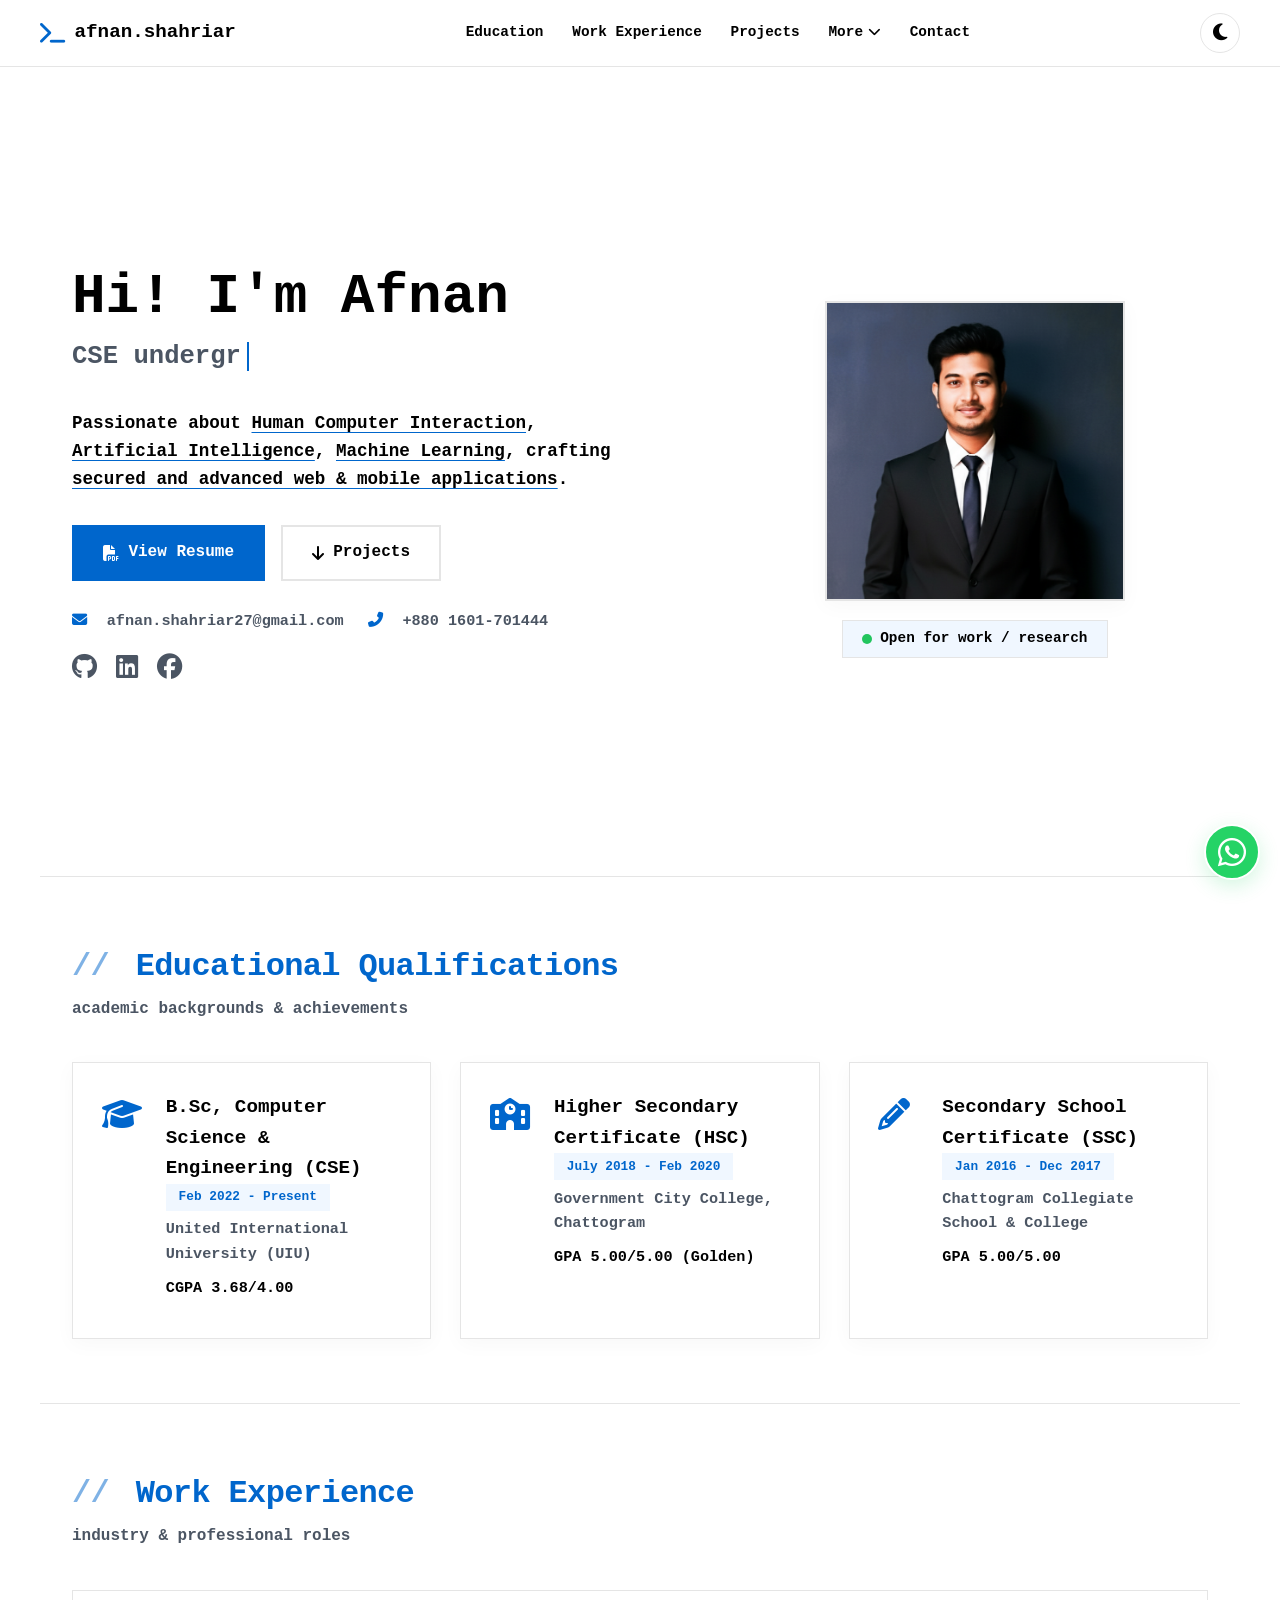
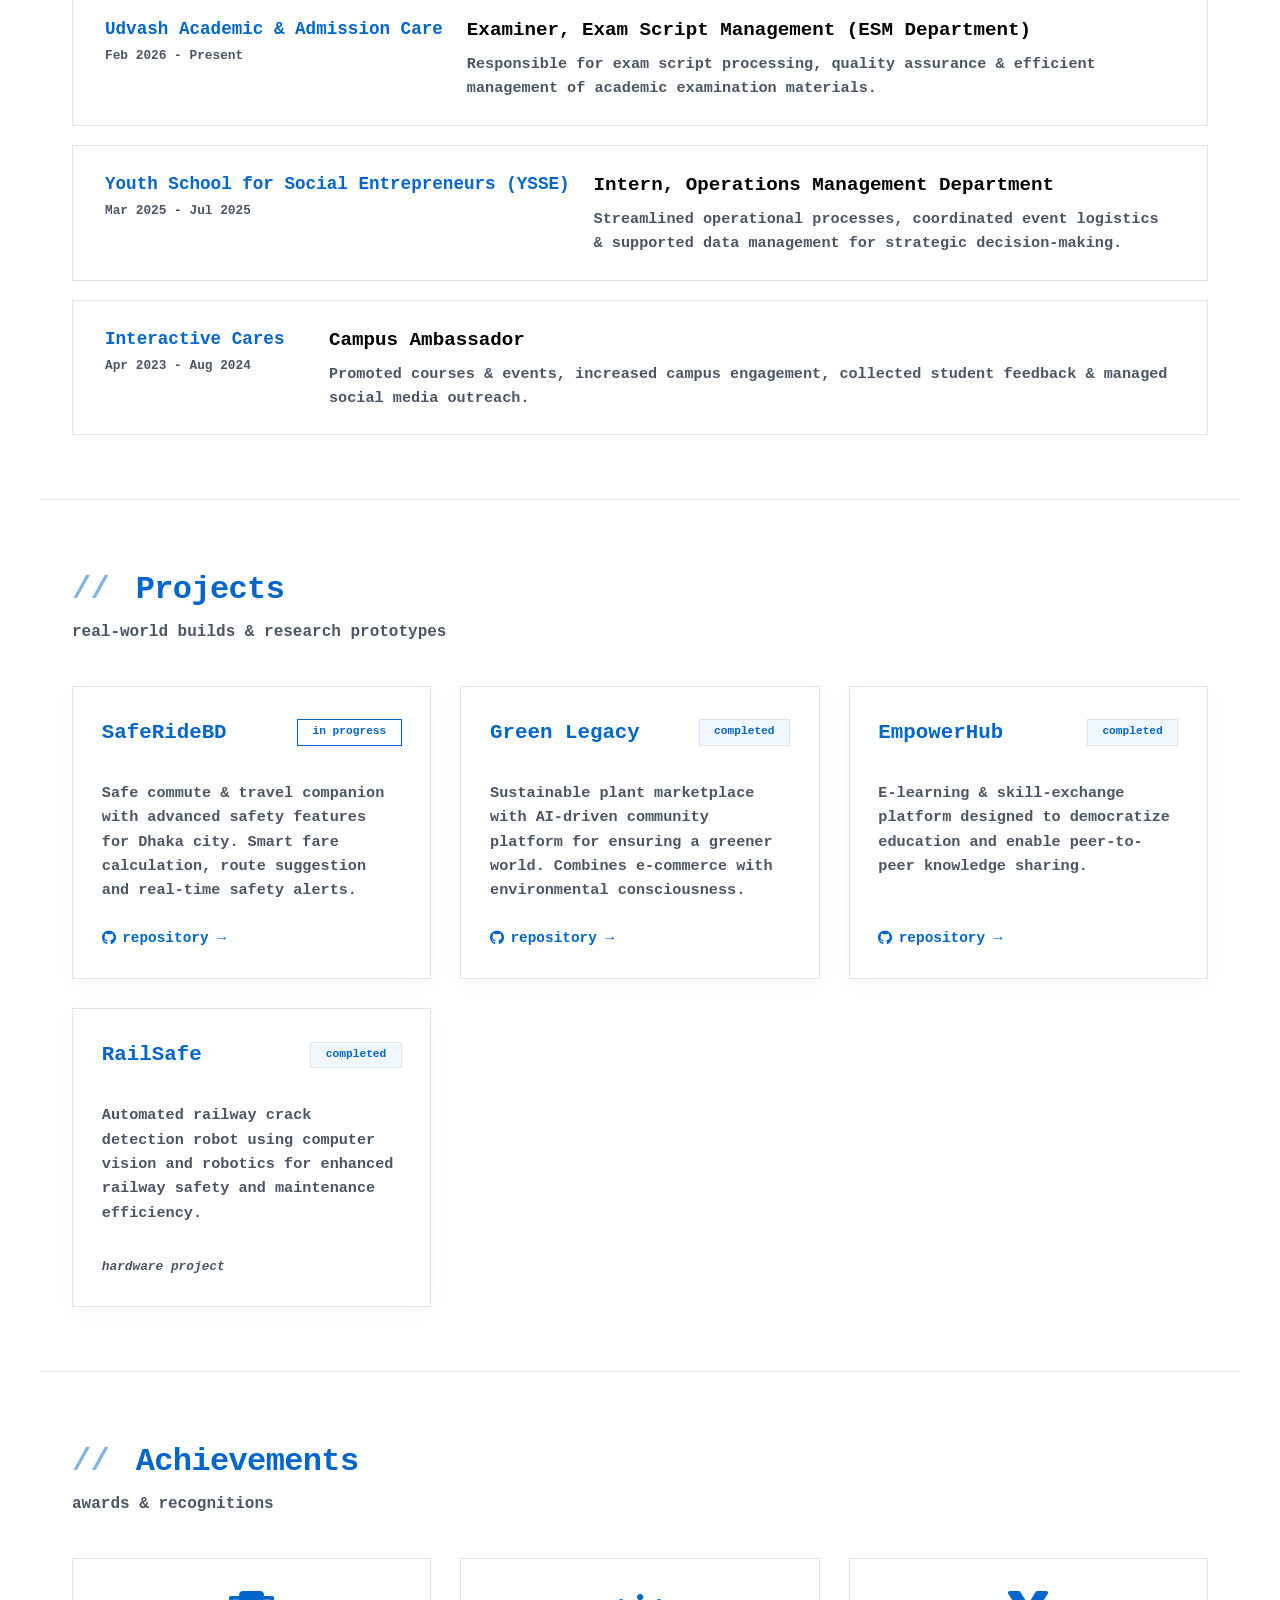
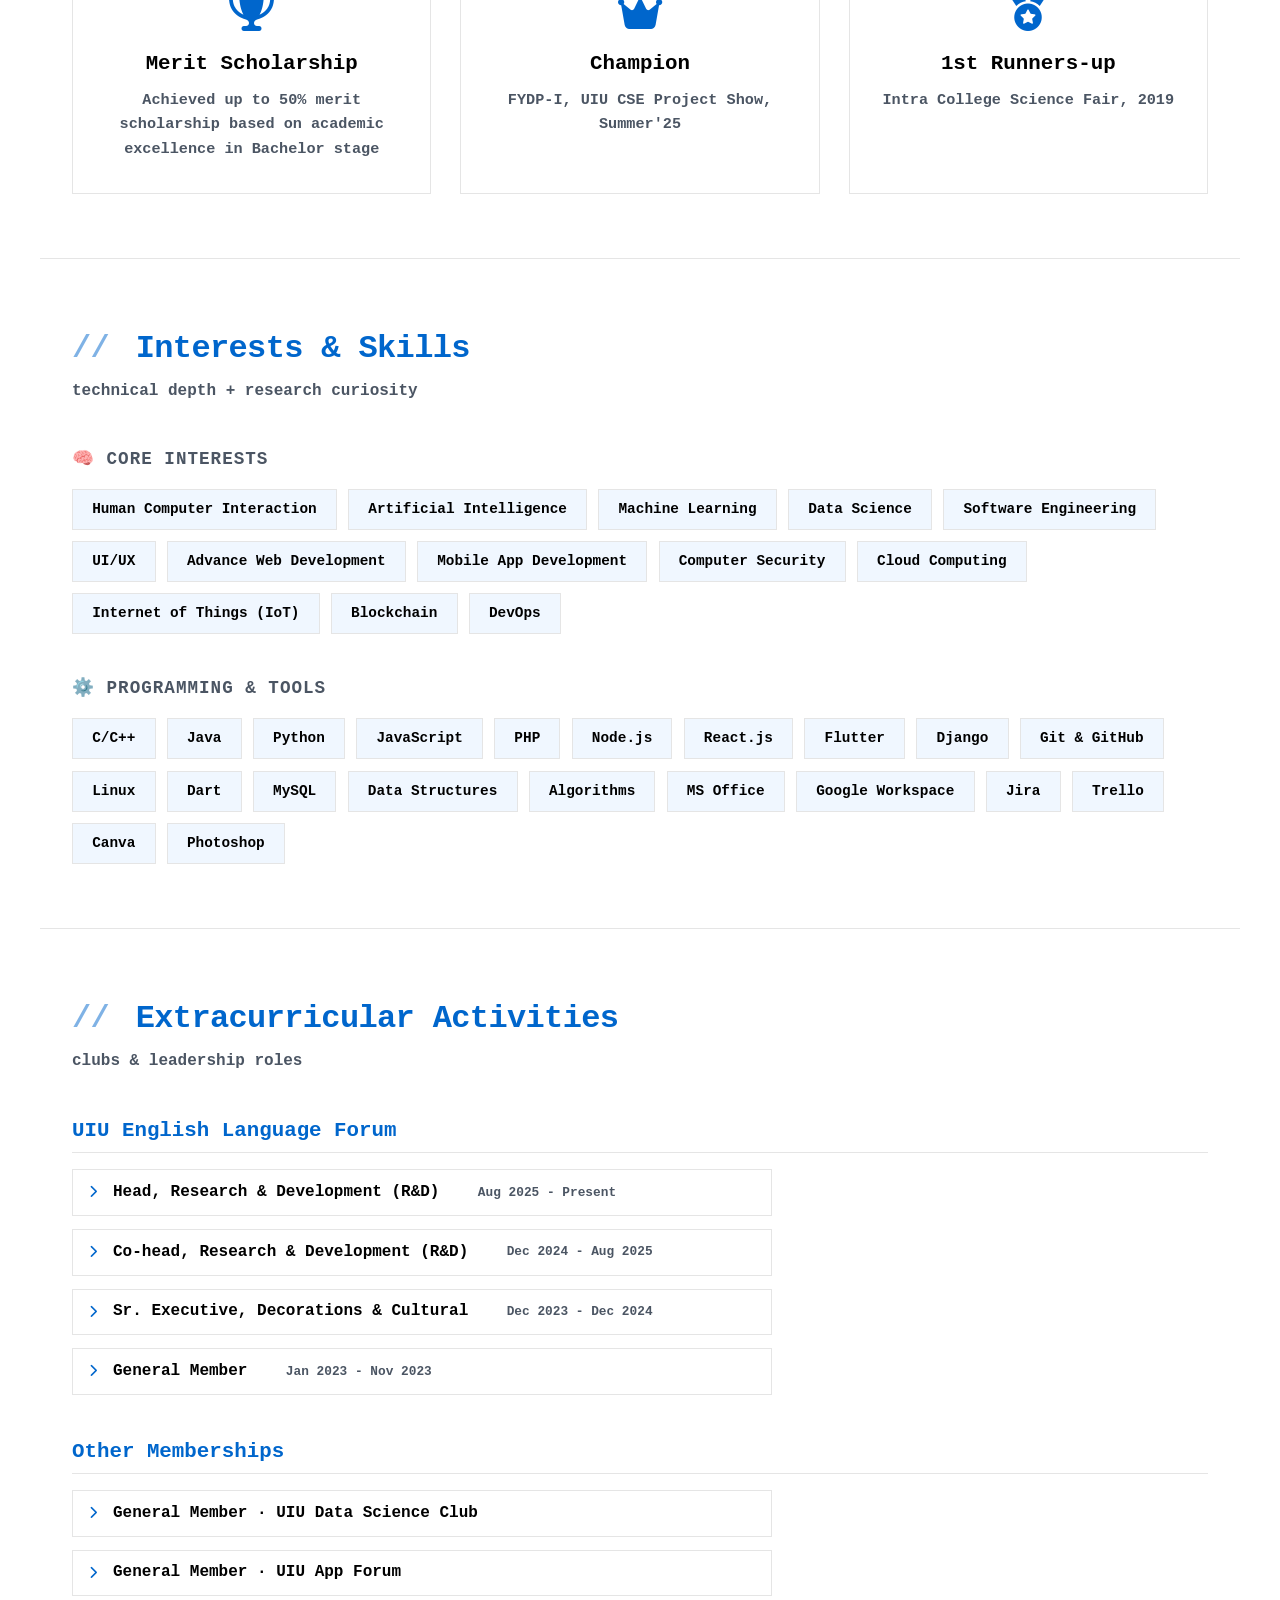
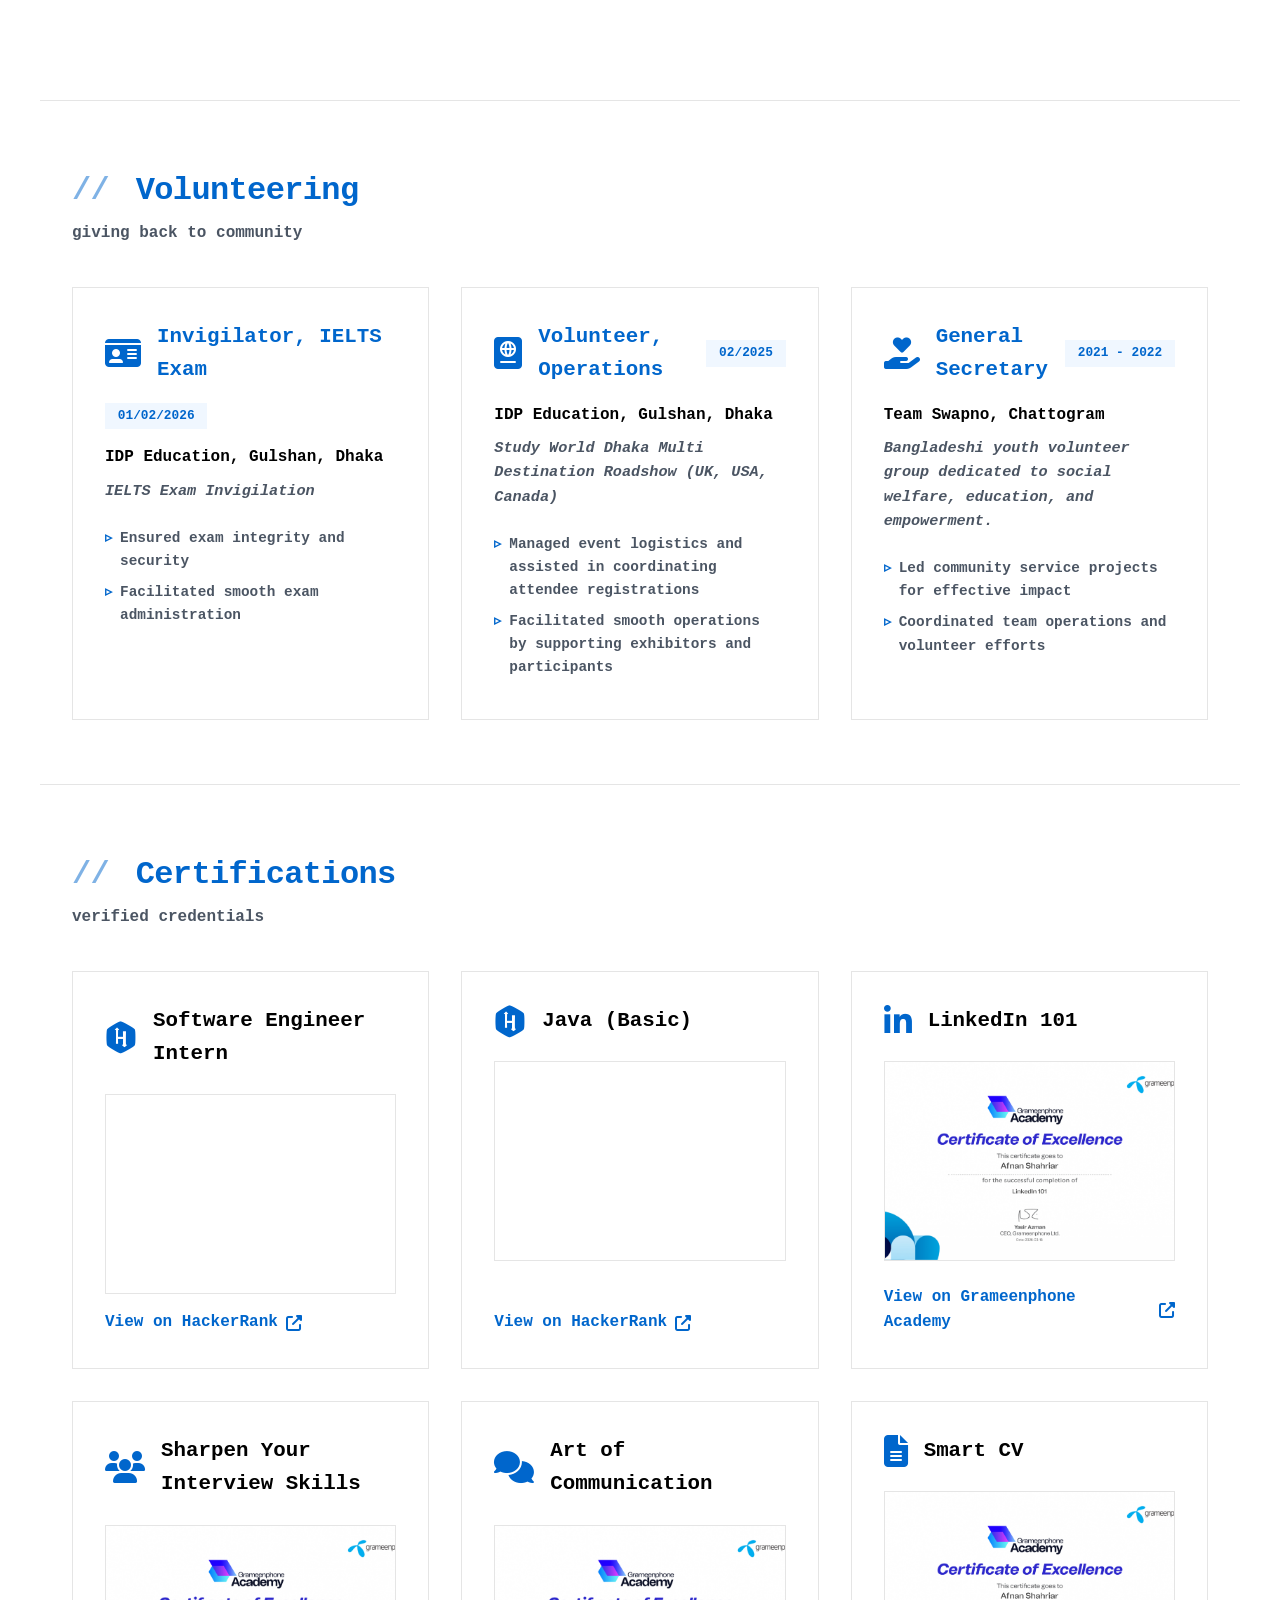
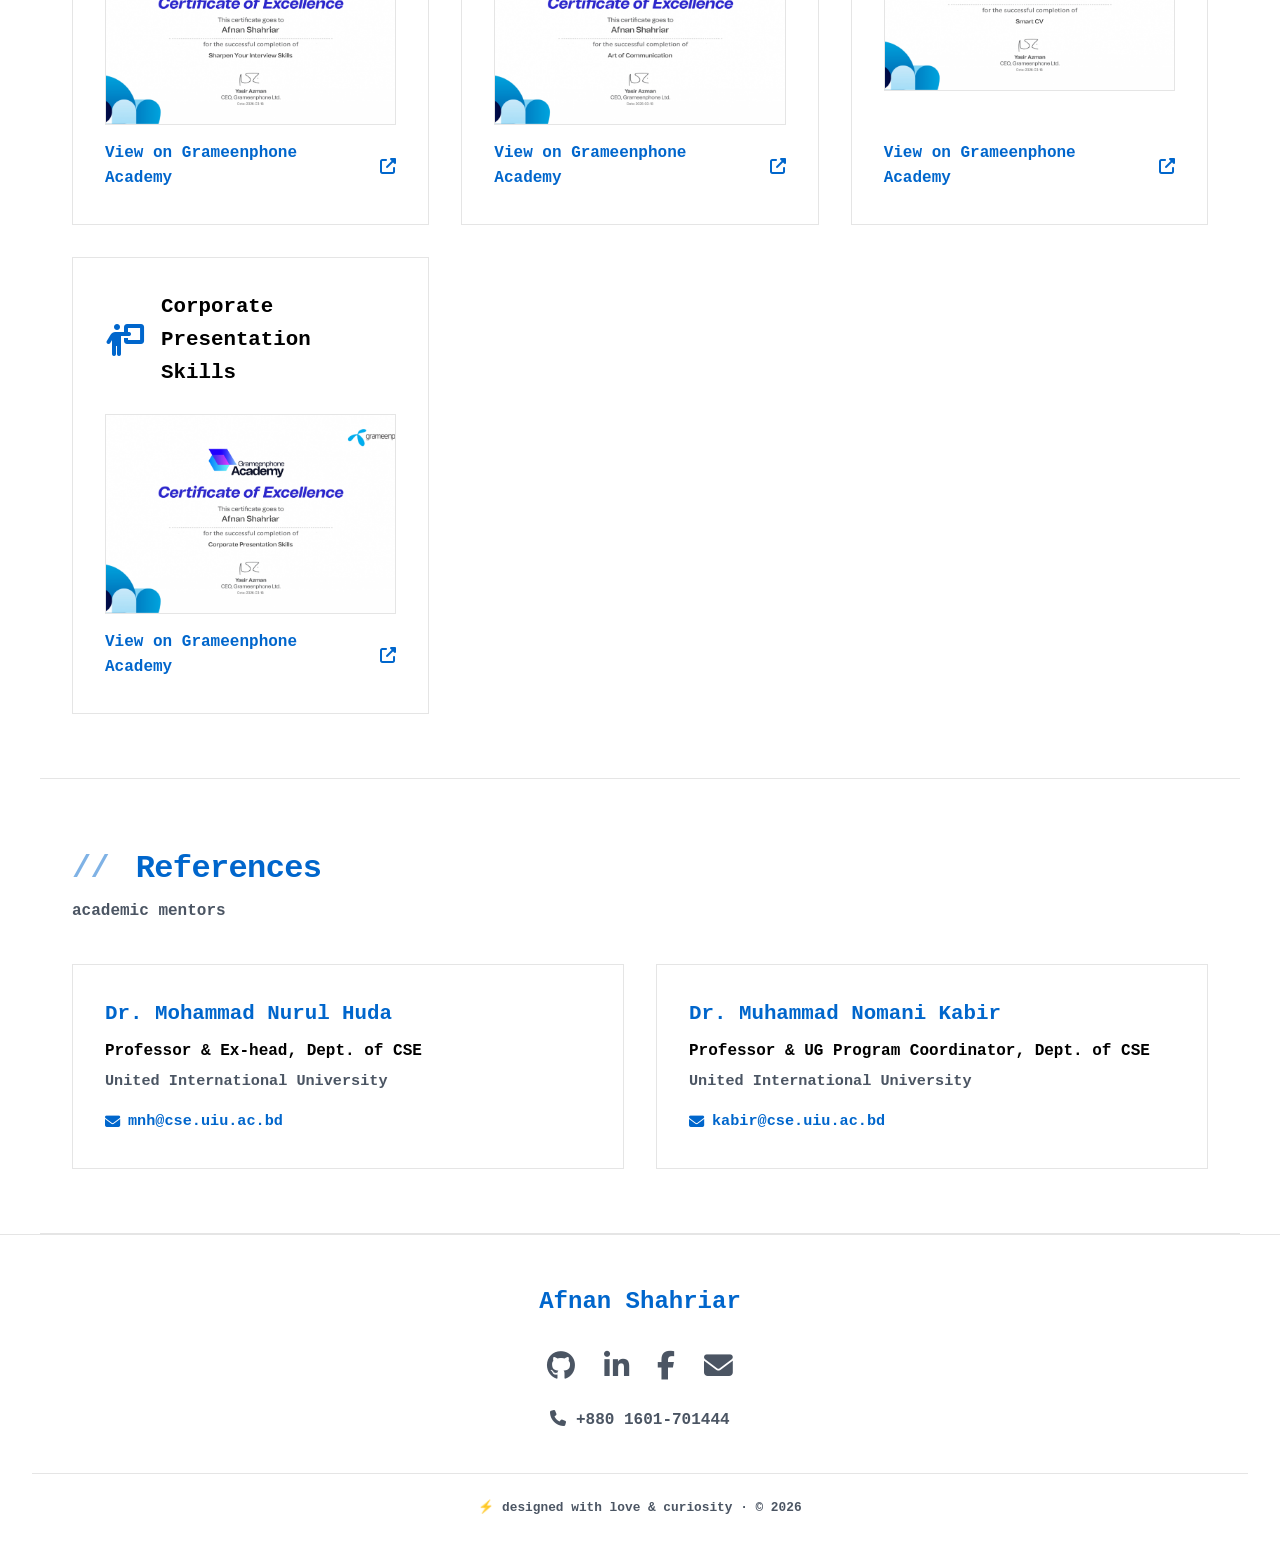
<file: index.html>
<!DOCTYPE html>
<html lang="en">

<head>
  <meta charset="UTF-8">
  <meta name="viewport" content="width=device-width, initial-scale=1.0, maximum-scale=5.0">
  <meta property="og:title" content="Afnan Shahriar">
  <meta property="og:description" content="Passionate about HCI, AI & ML, crafting advanced web applications.">
  <meta property="og:image" content="https://afnanshahriar.vercel.app/assets/images/formal.png">
  <meta property="og:url" content="https://afnanshahriar.vercel.app">
  <meta property="og:type" content="website">
  <meta property="og:site_name" content="Afnan Shahriar | Portfolio">
  <title>Afnan Shahriar | Portfolio</title>
  <link rel="icon" type="image/png" href="assets/images/portfolio_favicon.png">
  <link rel="apple-touch-icon" href="assets/images/portfolio_favicon.png">
  <link rel="stylesheet" href="https://cdnjs.cloudflare.com/ajax/libs/font-awesome/6.4.0/css/all.min.css">
  <link rel="stylesheet" href="assets/css/style.css">
</head>

<body>
  <div class="scroll-progress">
    <div class="scroll-progress-bar" id="scrollProgress"></div>
  </div>

  <header class="site-header">
    <div class="header-container">
      <a href="#home" class="logo-group">
        <i class="fas fa-terminal"></i>
        <span class="logo-name">afnan.shahriar</span>
      </a>
      <nav class="desktop-nav">
        <a href="#education">Education</a>
        <a href="#experience">Work Experience</a>
        <a href="#projects">Projects</a>

        <div class="dropdown">
          <a href="#" class="dropdown-trigger">More <i class="fas fa-chevron-down"></i></a>
          <div class="dropdown-menu">
            <a href="#achievements">Achievements</a>
            <a href="#skills">Skills</a>
            <a href="#extracurricular">Activities</a>
            <a href="#volunteering">Volunteering</a>
            <a href="#certifications">Certifications</a>
            <a href="#references">References</a>
          </div>
        </div>

        <a href="contact.html">Contact</a>
      </nav>
      <div class="header-actions">
        <button class="theme-toggle" id="themeToggle" aria-label="dark/light mode">
          <i class="fas fa-moon"></i>
          <i class="fas fa-sun"></i>
        </button>
        <button class="menu-toggle" id="menuToggle" aria-label="menu">
          <i class="fas fa-bars"></i>
        </button>
      </div>
    </div>
    <nav class="mobile-drawer" id="mobileDrawer">
      <a href="#education" class="drawer-link">Education</a>
      <a href="#experience" class="drawer-link">Work Experience</a>
      <a href="#projects" class="drawer-link">Projects</a>
      <a href="#achievements" class="drawer-link">Achievements</a>
      <a href="#skills" class="drawer-link">Skills</a>
      <a href="#extracurricular" class="drawer-link">Extracurricular Activities</a>
      <a href="#volunteering" class="drawer-link">Volunteering</a>
      <a href="#certifications" class="drawer-link">Certifications</a>
      <a href="#references" class="drawer-link">References</a>
      <a href="contact.html" class="drawer-link">Contact</a>
    </nav>
  </header>

  <main>
    <section id="home" class="section hero-section">
      <div class="hero-grid">
        <div class="hero-text animate-slide-up">
          <h1 class="hero-name">Hi! I'm Afnan</h1>
          <div class="hero-role">
            <span class="typed-role" id="typedRole"></span>
          </div>
          <p class="hero-bio">
            Passionate about <span class="mark">Human Computer Interaction</span>,
            <span class="mark">Artificial Intelligence</span>,
            <span class="mark">Machine Learning</span>, crafting
            <span class="mark">secured and advanced web & mobile applications</span>.
          </p>
          <div class="hero-cta">
            <a href="files/afnan_shahriar_cv_updated.pdf" class="btn-primary" target="_blank">
              <i class="fas fa-file-pdf"></i> View Resume
            </a>
            <a href="#projects" class="btn-outline">
              <i class="fas fa-arrow-down"></i> Projects
            </a>
          </div>
          <div class="quick-info">
            <span><i class="fas fa-envelope"></i> afnan.shahriar27@gmail.com</span>
            <span><i class="fas fa-phone-alt"></i> +880 1601-701444</span>
          </div>
          <div class="hero-social">
            <a href="https://github.com/afnan2710" target="_blank" aria-label="github"><i class="fab fa-github"></i></a>
            <a href="https://linkedin.com/in/afnan-shahriar-504894358/" target="_blank" aria-label="linkedin"><i
                class="fab fa-linkedin"></i></a>
            <a href="https://facebook.com/afnan2710" target="_blank" aria-label="facebook"><i
                class="fab fa-facebook"></i></a>
          </div>
        </div>
        <div class="hero-visual animate-fade-in">
          <div class="img-frame">
            <img src="assets/images/formal.png" alt="Afnan Shahriar" class="profile-photo" loading="lazy">
          </div>
          <div class="status-chip">
            <span class="dot"></span> Open for work / research
          </div>
        </div>
      </div>
    </section>

    <section id="education" class="section">
      <div class="section-header animate-on-scroll">
        <h2 class="section-title"><span class="title-marker">//</span> Educational Qualifications</h2>
        <p class="section-subtitle">academic backgrounds & achievements</p>
      </div>
      <div class="education-grid">
        <article class="edu-card animate-on-scroll">
          <div class="edu-icon"><i class="fas fa-graduation-cap"></i></div>
          <div class="edu-content">
            <div class="edu-header">
              <h3>B.Sc, Computer Science & Engineering (CSE)</h3>
              <span class="edu-date">Feb 2022 - Present</span>
            </div>
            <b>
              <div class="edu-institute">United International University (UIU)</div>
            </b>
            <div class="edu-score">CGPA <strong>3.68</strong>/4.00</div>
          </div>
        </article>
        <article class="edu-card animate-on-scroll">
          <div class="edu-icon"><i class="fas fa-school"></i></div>
          <div class="edu-content">
            <div class="edu-header">
              <h3>Higher Secondary Certificate (HSC)</h3>
              <span class="edu-date">July 2018 - Feb 2020</span>
            </div>
            <b>
              <div class="edu-institute">Government City College, Chattogram</div>
            </b>
            <div class="edu-score">GPA <strong>5.00</strong>/5.00 (Golden)</div>
          </div>
        </article>
        <article class="edu-card animate-on-scroll">
          <div class="edu-icon"><i class="fas fa-pencil-alt"></i></div>
          <div class="edu-content">
            <div class="edu-header">
              <h3>Secondary School Certificate (SSC)</h3>
              <span class="edu-date">Jan 2016 - Dec 2017</span>
            </div>
            <b>
              <div class="edu-institute">Chattogram Collegiate School & College</div>
            </b>
            <div class="edu-score">GPA <strong>5.00</strong>/5.00</div>
          </div>
        </article>
      </div>
    </section>

    <section id="experience" class="section">
      <div class="section-header animate-on-scroll">
        <h2 class="section-title"><span class="title-marker">//</span> Work Experience</h2>
        <p class="section-subtitle">industry & professional roles</p>
      </div>
      <div class="exp-grid">
        <article class="exp-card animate-on-scroll">
          <div class="exp-left">
            <span class="exp-company">Udvash Academic & Admission Care</span>
            <span class="exp-period">Feb 2026 - Present</span>
          </div>
          <div class="exp-right">
            <h3>Examiner, Exam Script Management (ESM Department)</h3>
            <p class="exp-description">Responsible for exam script processing, quality assurance & efficient management
              of academic examination materials.</p>
          </div>
        </article>
        <article class="exp-card animate-on-scroll">
          <div class="exp-left">
            <span class="exp-company">Youth School for Social Entrepreneurs (YSSE)</span>
            <span class="exp-period">Mar 2025 - Jul 2025</span>
          </div>
          <div class="exp-right">
            <h3>Intern, Operations Management Department</h3>
            <p class="exp-description">Streamlined operational processes, coordinated event logistics & supported data
              management for strategic decision-making.</p>
          </div>
        </article>
        <article class="exp-card animate-on-scroll">
          <div class="exp-left">
            <span class="exp-company">Interactive Cares</span>
            <span class="exp-period">Apr 2023 - Aug 2024</span>
          </div>
          <div class="exp-right">
            <h3>Campus Ambassador</h3>
            <p class="exp-description">Promoted courses & events, increased campus engagement, collected student
              feedback & managed social media outreach.</p>
          </div>
        </article>
      </div>
    </section>

    <section id="projects" class="section">
      <div class="section-header animate-on-scroll">
        <h2 class="section-title"><span class="title-marker">//</span> Projects</h2>
        <p class="section-subtitle">real‑world builds & research prototypes</p>
      </div>
      <div class="project-grid">
        <article class="project-card animate-on-scroll">
          <div class="project-header">
            <h3>SafeRideBD</h3>
            <span class="project-status in-progress">in progress</span>
          </div>
          <p class="project-desc">Safe commute & travel companion with advanced safety features for Dhaka city. Smart
            fare calculation, route suggestion and real-time safety alerts.</p>
          <a href="https://github.com/afnan2710/saferidebd" class="project-link" target="_blank">
            <i class="fab fa-github"></i> repository →
          </a>
        </article>
        <article class="project-card animate-on-scroll">
          <div class="project-header">
            <h3>Green Legacy</h3>
            <span class="project-status completed">completed</span>
          </div>
          <p class="project-desc">Sustainable plant marketplace with AI-driven community platform for ensuring a greener
            world. Combines e-commerce with environmental consciousness.</p>
          <a href="https://github.com/afnan2710/greenlegacy_main" class="project-link" target="_blank">
            <i class="fab fa-github"></i> repository →
          </a>
        </article>
        <article class="project-card animate-on-scroll">
          <div class="project-header">
            <h3>EmpowerHub</h3>
            <span class="project-status completed">completed</span>
          </div>
          <p class="project-desc">E‑learning & skill‑exchange platform designed to democratize education and enable
            peer-to-peer knowledge sharing.</p>
          <a href="https://github.com/afnan2710/empowerhub" class="project-link" target="_blank">
            <i class="fab fa-github"></i> repository →
          </a>
        </article>
        <article class="project-card animate-on-scroll">
          <div class="project-header">
            <h3>RailSafe</h3>
            <span class="project-status completed">completed</span>
          </div>
          <p class="project-desc">Automated railway crack detection robot using computer vision and robotics for
            enhanced railway safety and maintenance efficiency.</p>
          <span class="project-note">hardware project</span>
        </article>
      </div>
    </section>

    <section id="achievements" class="section">
      <div class="section-header animate-on-scroll">
        <h2 class="section-title"><span class="title-marker">//</span> Achievements</h2>
        <p class="section-subtitle">awards & recognitions</p>
      </div>
      <div class="achievements-grid">
        <div class="achievement-card animate-on-scroll">
          <i class="fas fa-trophy"></i>
          <h3>Merit Scholarship</h3>
          <p>Achieved up to 50% merit scholarship based on academic excellence in Bachelor stage</p>
        </div>
        <div class="achievement-card animate-on-scroll">
          <i class="fas fa-crown"></i>
          <h3>Champion</h3>
          <p>FYDP-I, UIU CSE Project Show, Summer'25</p>
        </div>
        <div class="achievement-card animate-on-scroll">
          <i class="fas fa-medal"></i>
          <h3>1st Runners-up</h3>
          <p>Intra College Science Fair, 2019</p>
        </div>
      </div>
    </section>

    <section id="skills" class="section">
      <div class="section-header animate-on-scroll">
        <h2 class="section-title"><span class="title-marker">//</span> Interests & Skills</h2>
        <p class="section-subtitle">technical depth + research curiosity</p>
      </div>

      <div class="skills-wrapper">
        <div class="skill-cluster animate-on-scroll">
          <h3 class="skill-cluster-title">🧠 core interests</h3>
          <div class="skill-pills">
            <span>Human Computer Interaction</span><span>Artificial Intelligence</span>
            <span>Machine Learning</span><span>Data Science</span><span>Software Engineering</span>
            <span>UI/UX</span><span>Advance Web Development</span>
            <span>Mobile App Development</span><span>Computer Security</span><span>Cloud Computing</span><span>Internet
              of Things (IoT)</span><span>Blockchain</span>
            <span>DevOps</span>
          </div>
        </div>

        <div class="skill-cluster animate-on-scroll">
          <h3 class="skill-cluster-title">⚙️ programming & tools</h3>
          <div class="skill-pills">
            <span>C/C++</span><span>Java</span><span>Python</span><span>JavaScript</span>
            <span>PHP</span><span>Node.js</span><span>React.js</span><span>Flutter</span>
            <span>Django</span><span>Git & GitHub</span><span>Linux</span><span>Dart</span>
            <span>MySQL</span><span>Data Structures</span><span>Algorithms</span>
            <span>MS Office</span><span>Google Workspace</span><span>Jira</span>
            <span>Trello</span><span>Canva</span><span>Photoshop</span>
          </div>
        </div>
      </div>
    </section>

    <section id="extracurricular" class="section">
      <div class="section-header animate-on-scroll">
        <h2 class="section-title"><span class="title-marker">//</span> Extracurricular Activities</h2>
        <p class="section-subtitle">clubs & leadership roles</p>
      </div>

      <div class="extra-club">
        <h3 class="club-name">UIU English Language Forum</h3>
        <div class="extra-list">
          <div class="extra-item animate-on-scroll">
            <i class="fas fa-chevron-right"></i>
            <div><strong>Head, Research & Development (R&D)</strong> <span class="extra-date">Aug 2025 - Present</span>
            </div>
          </div>
          <div class="extra-item animate-on-scroll">
            <i class="fas fa-chevron-right"></i>
            <div><strong>Co-head, Research & Development (R&D)</strong> <span class="extra-date">Dec 2024 - Aug
                2025</span></div>
          </div>
          <div class="extra-item animate-on-scroll">
            <i class="fas fa-chevron-right"></i>
            <div><strong>Sr. Executive, Decorations & Cultural</strong> <span class="extra-date">Dec 2023 - Dec
                2024</span></div>
          </div>
          <div class="extra-item animate-on-scroll">
            <i class="fas fa-chevron-right"></i>
            <div><strong>General Member</strong> <span class="extra-date">Jan 2023 - Nov 2023</span></div>
          </div>
        </div>
      </div>

      <div class="extra-club">
        <h3 class="club-name">Other Memberships</h3>
        <div class="extra-list">
          <div class="extra-item animate-on-scroll">
            <i class="fas fa-chevron-right"></i>
            <div><strong>General Member</strong> · UIU Data Science Club</div>
          </div>
          <div class="extra-item animate-on-scroll">
            <i class="fas fa-chevron-right"></i>
            <div><strong>General Member</strong> · UIU App Forum</div>
          </div>
        </div>
      </div>
    </section>

    <section id="volunteering" class="section">
      <div class="section-header animate-on-scroll">
        <h2 class="section-title"><span class="title-marker">//</span> Volunteering</h2>
        <p class="section-subtitle">giving back to community</p>
      </div>

      <div class="volunteer-grid">
        <div class="volunteer-card animate-on-scroll">
          <div class="volunteer-header">
            <i class="fas fa-id-card"></i>
            <h3>Invigilator, IELTS Exam</h3>
            <span class="volunteer-date">01/02/2026</span>
          </div>
          <p class="volunteer-org">IDP Education, Gulshan, Dhaka</p>
          <p class="volunteer-desc">IELTS Exam Invigilation</p>
          <ul class="volunteer-list">
            <li>Ensured exam integrity and security</li>
            <li>Facilitated smooth exam administration</li>
          </ul>
        </div>

        <div class="volunteer-card animate-on-scroll">
          <div class="volunteer-header">
            <i class="fas fa-passport"></i>
            <h3>Volunteer, Operations</h3>
            <span class="volunteer-date">02/2025</span>
          </div>
          <p class="volunteer-org">IDP Education, Gulshan, Dhaka</p>
          <p class="volunteer-desc">Study World Dhaka Multi Destination Roadshow (UK, USA, Canada)</p>
          <ul class="volunteer-list">
            <li>Managed event logistics and assisted in coordinating attendee registrations</li>
            <li>Facilitated smooth operations by supporting exhibitors and participants</li>
          </ul>
        </div>

        <div class="volunteer-card animate-on-scroll">
          <div class="volunteer-header">
            <i class="fas fa-hand-holding-heart"></i>
            <h3>General Secretary</h3>
            <span class="volunteer-date">2021 - 2022</span>
          </div>
          <p class="volunteer-org">Team Swapno, Chattogram</p>
          <p class="volunteer-desc">Bangladeshi youth volunteer group dedicated to social welfare, education, and
            empowerment.</p>
          <ul class="volunteer-list">
            <li>Led community service projects for effective impact</li>
            <li>Coordinated team operations and volunteer efforts</li>
          </ul>
        </div>
      </div>
    </section>

    <section id="certifications" class="section">
      <div class="section-header animate-on-scroll">
        <h2 class="section-title"><span class="title-marker">//</span> Certifications</h2>
        <p class="section-subtitle">verified credentials</p>
      </div>

      <div class="certifications-grid">
        <div class="cert-card animate-on-scroll">
          <div class="cert-header">
            <i class="fab fa-hackerrank"></i>
            <h3>Software Engineer Intern</h3>
          </div>
          <div class="cert-iframe-container">
            <iframe src="https://www.hackerrank.com/certificates/iframe/ac4ffb2670d1" title="HackerRank Certificate"
              frameborder="0" allowfullscreen>
            </iframe>
          </div>
          <a href="https://www.hackerrank.com/certificates/ac4ffb2670d1" target="_blank" class="cert-link">
            View on HackerRank <i class="fas fa-external-link-alt"></i>
          </a>
        </div>

        <div class="cert-card animate-on-scroll">
          <div class="cert-header">
            <i class="fab fa-hackerrank"></i>
            <h3>Java (Basic)</h3>
          </div>
          <div class="cert-iframe-container">
            <iframe src="https://www.hackerrank.com/certificates/iframe/f7f5bfd1c7c9" title="HackerRank Certificate"
              frameborder="0" allowfullscreen>
            </iframe>
          </div>
          <a href="https://www.hackerrank.com/certificates/f7f5bfd1c7c9" target="_blank" class="cert-link">
            View on HackerRank <i class="fas fa-external-link-alt"></i>
          </a>
        </div>

        <div class="cert-card animate-on-scroll">
          <div class="cert-header">
            <i class="fa-brands fa-linkedin-in"></i>
            <h3>LinkedIn 101</h3>
          </div>
          <div class="cert-iframe-container cert-image-container">
            <img src="assets/images/gp_academy_certificates/linkedin-101.jpg" alt="LinkedIn 101 Certificate"
              loading="lazy">
          </div>
          <a href="https://www.grameenphone.academy/cert/077b61d16329" target="_blank" class="cert-link">
            View on Grameenphone Academy <i class="fas fa-external-link-alt"></i>
          </a>
        </div>

        <div class="cert-card animate-on-scroll">
          <div class="cert-header">
            <i class="fas fa-users"></i>
            <h3>Sharpen Your Interview Skills</h3>
          </div>
          <div class="cert-iframe-container cert-image-container">
            <img src="assets/images/gp_academy_certificates/interview-skills.jpg"
              alt="Sharpen Your Interview Skills Certificate" loading="lazy">
          </div>
          <a href="https://www.grameenphone.academy/cert/22eda9c5638b" target="_blank" class="cert-link">
            View on Grameenphone Academy <i class="fas fa-external-link-alt"></i>
          </a>
        </div>

        <div class="cert-card animate-on-scroll">
          <div class="cert-header">
            <i class="fas fa-comments"></i>
            <h3>Art of Communication</h3>
          </div>
          <div class="cert-iframe-container cert-image-container">
            <img src="assets/images/gp_academy_certificates/art-of-communication.jpg"
              alt="Art of Communication Certificate" loading="lazy">
          </div>
          <a href="https://www.grameenphone.academy/cert/d75933a8939d" target="_blank" class="cert-link">
            View on Grameenphone Academy <i class="fas fa-external-link-alt"></i>
          </a>
        </div>

        <div class="cert-card animate-on-scroll">
          <div class="cert-header">
            <i class="fas fa-file-alt"></i>
            <h3>Smart CV</h3>
          </div>
          <div class="cert-iframe-container cert-image-container">
            <img src="assets/images/gp_academy_certificates/smart-cv.jpg" alt="Smart CV Certificate" loading="lazy">
          </div>
          <a href="https://www.grameenphone.academy/cert/d68234001bac" target="_blank" class="cert-link">
            View on Grameenphone Academy <i class="fas fa-external-link-alt"></i>
          </a>
        </div>

        <div class="cert-card animate-on-scroll">
          <div class="cert-header">
            <i class="fa-solid fa-person-chalkboard"></i>
            <h3>Corporate Presentation Skills</h3>
          </div>
          <div class="cert-iframe-container cert-image-container">
            <img src="assets/images/gp_academy_certificates/corporate-presentation-skills.jpg"
              alt="Corporate Presentation Skills Certificate" loading="lazy">
          </div>
          <a href="https://www.grameenphone.academy/cert/09dc498e3cc2" target="_blank" class="cert-link">
            View on Grameenphone Academy <i class="fas fa-external-link-alt"></i>
          </a>
        </div>
      </div>
    </section>

    <section id="references" class="section">
      <div class="section-header animate-on-scroll">
        <h2 class="section-title"><span class="title-marker">//</span> References</h2>
        <p class="section-subtitle">academic mentors</p>
      </div>

      <div class="references-grid">
        <div class="ref-card animate-on-scroll">
          <h3>Dr. Mohammad Nurul Huda</h3>
          <p class="ref-title">Professor & Ex-head, Dept. of CSE</p>
          <p class="ref-institution">United International University</p>
          <a href="mailto:mnh@cse.uiu.ac.bd" class="ref-email">
            <i class="fas fa-envelope"></i> mnh@cse.uiu.ac.bd
          </a>
        </div>

        <div class="ref-card animate-on-scroll">
          <h3>Dr. Muhammad Nomani Kabir</h3>
          <p class="ref-title">Professor & UG Program Coordinator, Dept. of CSE</p>
          <p class="ref-institution">United International University</p>
          <a href="mailto:kabir@cse.uiu.ac.bd" class="ref-email">
            <i class="fas fa-envelope"></i> kabir@cse.uiu.ac.bd
          </a>
        </div>
      </div>
    </section>
  </main>

  <footer class="site-footer">
    <div class="footer-main">
      <div class="footer-name">Afnan Shahriar</div>
      <div class="footer-social">
        <a href="https://github.com/afnan2710" target="_blank"><i class="fab fa-github"></i></a>
        <a href="https://linkedin.com/in/afnan-shahriar-504894358/" target="_blank"><i
            class="fab fa-linkedin-in"></i></a>
        <a href="https://facebook.com/afnan2710" target="_blank"><i class="fab fa-facebook-f"></i></a>
        <a href="mailto:afnan.shahriar27@gmail.com"><i class="fas fa-envelope"></i></a>
      </div>
      <div class="footer-contact">
        <span><i class="fas fa-phone"></i> +880 1601-701444</span>
      </div>
    </div>
    <div class="footer-copyright">
      <span class="pulse">⚡</span> designed with love & curiosity · © 2026
    </div>
  </footer>

  <a href="https://wa.me/8801601701444" class="wa-float" target="_blank" aria-label="WhatsApp">
    <i class="fab fa-whatsapp"></i>
  </a>

  <script src="assets/js/main.js"></script>
</body>

</html>
</file>
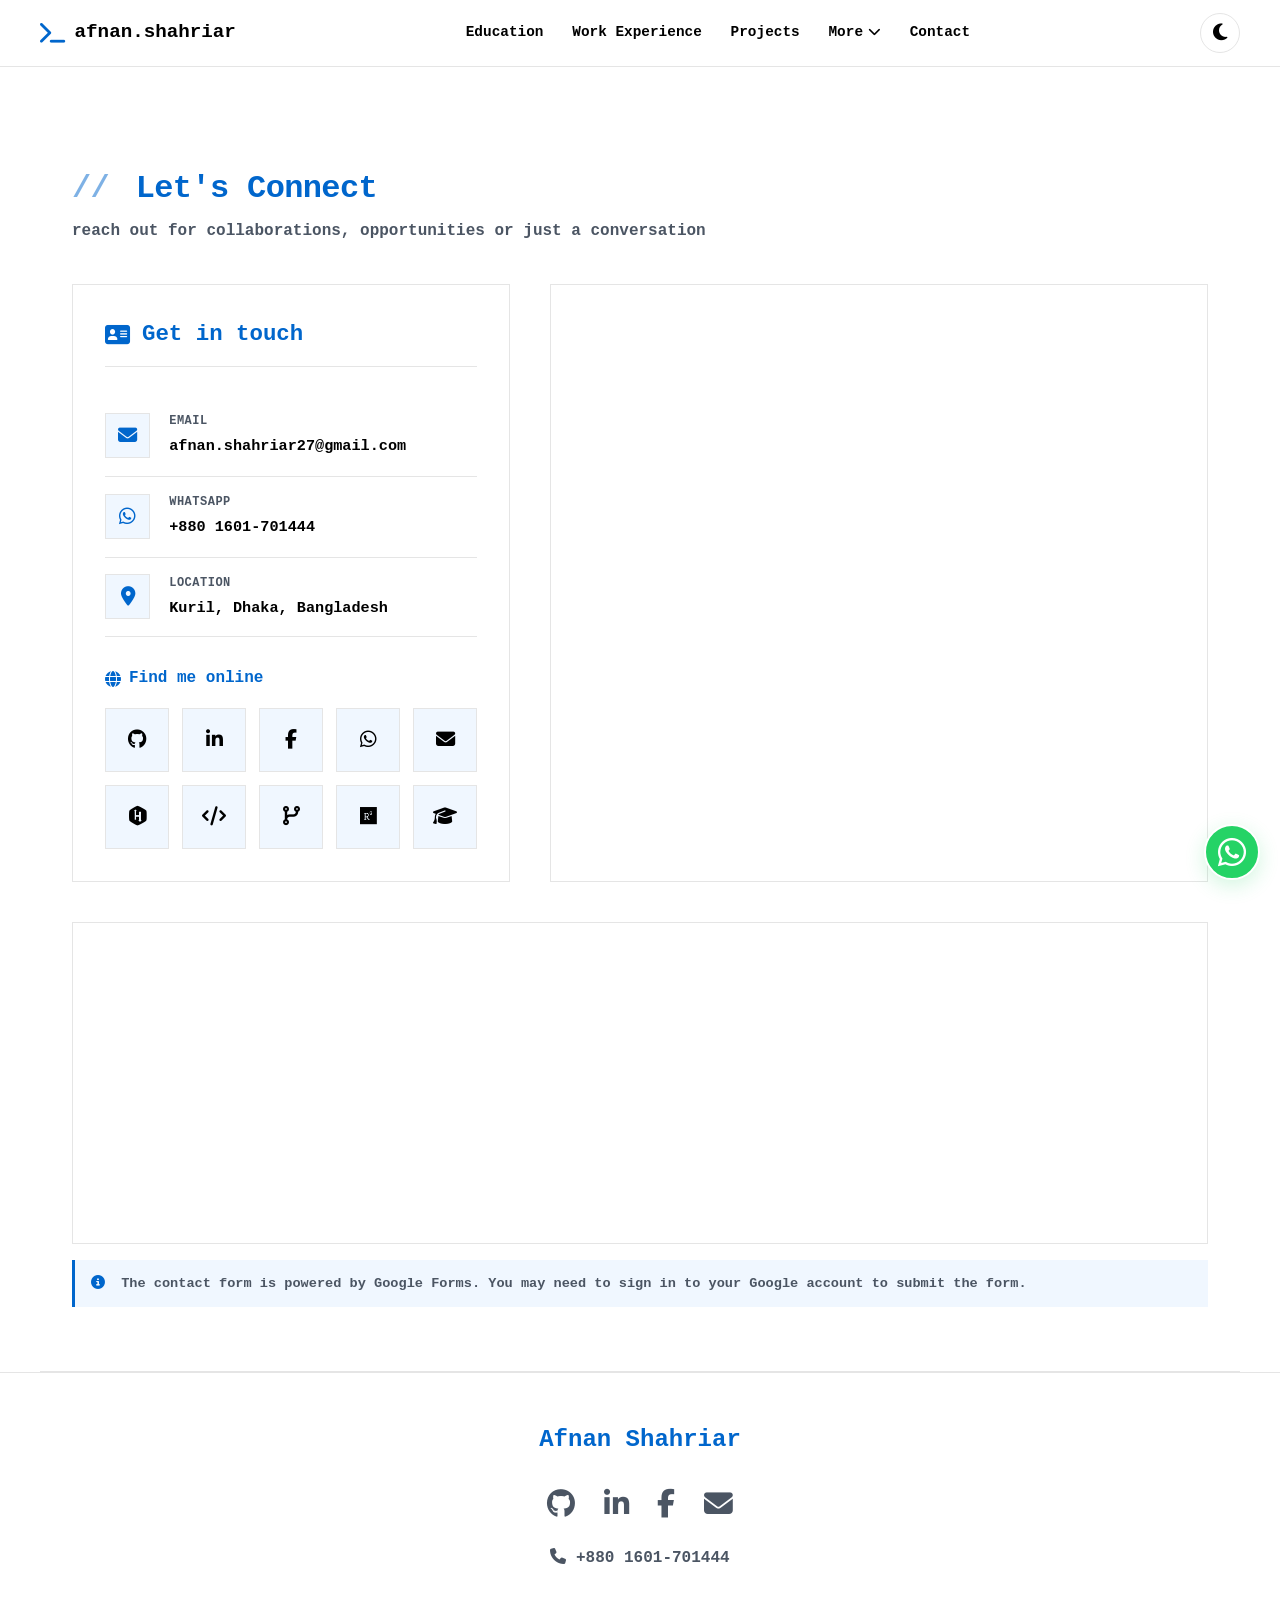
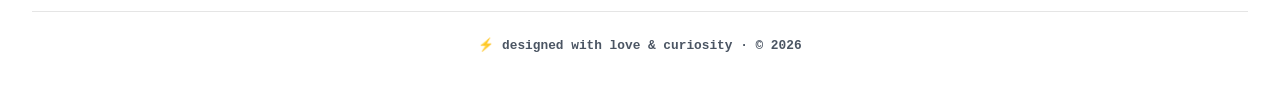
<file: contact.html>
<!DOCTYPE html>
<html lang="en">

<head>
  <meta charset="UTF-8">
  <meta name="viewport" content="width=device-width, initial-scale=1.0, maximum-scale=5.0">
  <meta property="og:title" content="Contact | Afnan Shahriar">
  <meta property="og:description" content="Get in touch with Afnan Shahriar - CSE undergrad, developer and researcher.">
  <meta property="og:image" content="https://afnanshahriar.vercel.app/assets/images/formal.png">
  <meta property="og:url" content="https://afnanshahriar.vercel.app/contact.html">
  <meta property="og:type" content="website">
  <title>Contact | Afnan Shahriar</title>
  <link rel="icon" type="image/png" href="assets/images/portfolio_favicon.png">
  <link rel="apple-touch-icon" href="assets/images/portfolio_favicon.png">
  <link rel="stylesheet" href="https://cdnjs.cloudflare.com/ajax/libs/font-awesome/6.4.0/css/all.min.css">
  <link rel="stylesheet" href="assets/css/style.css">
  <style>
    .contact-hero {
      padding-top: calc(var(--spacing-xl) + 2rem);
    }

    .contact-grid {
      display: grid;
      grid-template-columns: 1fr 1.5fr;
      gap: 2.5rem;
      margin-top: 1rem;
    }

    .contact-info-card {
      background: var(--card-bg);
      border: 1px solid var(--border);
      padding: 2rem;
      height: 100%;
      transition: all 0.2s ease;
    }

    .contact-info-title {
      font-size: 1.4rem;
      color: var(--accent);
      margin-bottom: 1.8rem;
      font-weight: 800;
      display: flex;
      align-items: center;
      gap: 0.75rem;
      border-bottom: 1px solid var(--border);
      padding-bottom: 0.8rem;
    }

    .contact-detail-item {
      display: flex;
      align-items: center;
      gap: 1.2rem;
      padding: 1rem 0;
      border-bottom: 1px solid var(--border);
    }

    .contact-detail-item:last-child {
      border-bottom: none;
    }

    .contact-icon {
      width: 45px;
      height: 45px;
      background: var(--accent-soft);
      display: flex;
      align-items: center;
      justify-content: center;
      font-size: 1.2rem;
      color: var(--accent);
      border: 1px solid var(--border);
      flex-shrink: 0;
      transition: all 0.2s ease;
    }

    .contact-detail-content h4 {
      font-size: 0.75rem;
      color: var(--muted);
      margin-bottom: 0.2rem;
      font-weight: 700;
      letter-spacing: 0.5px;
    }

    .contact-detail-content p,
    .contact-detail-content a {
      font-size: 0.95rem;
      color: var(--text);
      text-decoration: none;
      transition: color 0.2s;
      font-weight: 700;
    }

    .contact-detail-content a:hover {
      color: var(--accent);
    }

    .social-links-section {
      margin-top: 1.8rem;
    }

    .social-links-section h4 {
      font-size: 1rem;
      margin-bottom: 1rem;
      color: var(--accent);
      font-weight: 800;
      display: flex;
      align-items: center;
      gap: 0.5rem;
    }

    .social-icons-grid {
      display: grid;
      grid-template-columns: repeat(5, 1fr);
      gap: 0.8rem;
    }

    .social-icons-grid a {
      aspect-ratio: 1;
      background: var(--accent-soft);
      border: 1px solid var(--border);
      display: flex;
      align-items: center;
      justify-content: center;
      font-size: 1.2rem;
      color: var(--text);
      transition: all 0.2s;
      text-decoration: none;
    }

    .social-icons-grid a:hover {
      border-color: var(--accent);
      color: var(--accent);
      transform: translateY(-3px);
    }

    .form-container {
      background: var(--card-bg);
      border: 1px solid var(--border);
      overflow: hidden;
      display: flex;
      justify-content: center;
      align-items: center;
      min-height: 580px;
    }

    .google-form-iframe {
      width: 580px;
      height: 580px;
      border: none;
      background: var(--bg);
      display: block;
    }

    .map-container {
      margin-top: 2.5rem;
      border: 1px solid var(--border);
      overflow: hidden;
    }

    .map-container iframe {
      width: 100%;
      height: 320px;
      display: block;
      border: none;
    }

    .form-note {
      margin-top: 1rem;
      padding: 0.8rem 1rem;
      background: var(--accent-soft);
      border-left: 3px solid var(--accent);
      font-size: 0.85rem;
      color: var(--muted);
      font-weight: 700;
    }

    .form-note i {
      color: var(--accent);
      margin-right: 0.5rem;
    }

    /* Responsive Design */
    @media (max-width: 1200px) {
      .google-form-iframe {
        width: 100%;
        height: auto;
        aspect-ratio: 1 / 1;
        max-width: 580px;
        max-height: 580px;
      }
      
      .form-container {
        justify-content: center;
        min-height: auto;
      }
    }

    @media (max-width: 900px) {
      .contact-grid {
        grid-template-columns: 1fr;
        gap: 2rem;
      }
      
      .social-icons-grid {
        grid-template-columns: repeat(5, 1fr);
      }
      
      .google-form-iframe {
        width: 100%;
        height: auto;
        aspect-ratio: 1 / 1;
        max-width: 100%;
        max-height: none;
      }
      
      .form-container {
        min-height: auto;
      }
    }

    @media (max-width: 768px) {
      .contact-hero {
        padding-top: calc(var(--spacing-xl) + 1rem);
      }
      
      .contact-info-card {
        padding: 1.5rem;
      }
      
      .contact-detail-item {
        gap: 1rem;
        padding: 0.85rem 0;
      }
      
      .contact-icon {
        width: 40px;
        height: 40px;
        font-size: 1.1rem;
      }
      
      .contact-detail-content p,
      .contact-detail-content a {
        font-size: 0.9rem;
      }
    }

    @media (max-width: 550px) {
      .social-icons-grid {
        grid-template-columns: repeat(4, 1fr);
        gap: 0.6rem;
      }
      
      .contact-detail-item {
        gap: 0.8rem;
        padding: 0.7rem 0;
      }
      
      .contact-icon {
        width: 35px;
        height: 35px;
        font-size: 1rem;
      }
      
      .contact-detail-content h4 {
        font-size: 0.7rem;
      }
      
      .contact-detail-content p,
      .contact-detail-content a {
        font-size: 0.85rem;
      }
      
      .map-container iframe {
        height: 250px;
      }
      
      .form-note {
        font-size: 0.75rem;
        padding: 0.6rem 0.8rem;
      }
    }

    @media (max-width: 480px) {
      .section {
        padding: 2rem 1rem;
      }
      
      .contact-info-title {
        font-size: 1.2rem;
        margin-bottom: 1.2rem;
      }
      
      .social-links-section h4 {
        font-size: 0.9rem;
      }
      
      .social-icons-grid a {
        font-size: 1rem;
      }
      
      .google-form-iframe {
        aspect-ratio: 1 / 1;
      }
    }
  </style>
</head>

<body>
  <div class="scroll-progress">
    <div class="scroll-progress-bar" id="scrollProgress"></div>
  </div>

  <header class="site-header">
    <div class="header-container">
      <a href="index.html" class="logo-group">
        <i class="fas fa-terminal"></i>
        <span class="logo-name">afnan.shahriar</span>
      </a>
      <nav class="desktop-nav">
        <a href="index.html#education">Education</a>
        <a href="index.html#experience">Work Experience</a>
        <a href="index.html#projects">Projects</a>
        <div class="dropdown">
          <a href="#" class="dropdown-trigger">More <i class="fas fa-chevron-down"></i></a>
          <div class="dropdown-menu">
            <a href="index.html#achievements">Achievements</a>
            <a href="index.html#skills">Skills</a>
            <a href="index.html#extracurricular">Activities</a>
            <a href="index.html#volunteering">Volunteering</a>
            <a href="index.html#certifications">Certifications</a>
            <a href="index.html#references">References</a>
          </div>
        </div>
        <a href="contact.html" class="active">Contact</a>
      </nav>
      <div class="header-actions">
        <button class="theme-toggle" id="themeToggle" aria-label="dark/light mode">
          <i class="fas fa-moon"></i>
          <i class="fas fa-sun"></i>
        </button>
        <button class="menu-toggle" id="menuToggle" aria-label="menu">
          <i class="fas fa-bars"></i>
        </button>
      </div>
    </div>
    <nav class="mobile-drawer" id="mobileDrawer">
      <a href="index.html#education" class="drawer-link">Education</a>
      <a href="index.html#experience" class="drawer-link">Work Experience</a>
      <a href="index.html#projects" class="drawer-link">Projects</a>
      <a href="index.html#achievements" class="drawer-link">Achievements</a>
      <a href="index.html#skills" class="drawer-link">Skills</a>
      <a href="index.html#extracurricular" class="drawer-link">Extracurricular Activities</a>
      <a href="index.html#volunteering" class="drawer-link">Volunteering</a>
      <a href="index.html#certifications" class="drawer-link">Certifications</a>
      <a href="index.html#references" class="drawer-link">References</a>
      <a href="contact.html" class="drawer-link active">Contact</a>
    </nav>
  </header>

  <main>
    <section class="section contact-hero">
      <div class="section-header animate-on-scroll">
        <h2 class="section-title"><span class="title-marker">//</span> Let's Connect</h2>
        <p class="section-subtitle">reach out for collaborations, opportunities or just a conversation</p>
      </div>

      <div class="contact-grid">
        <div class="contact-info-card animate-on-scroll">
          <div class="contact-info-title">
            <i class="fas fa-address-card"></i>
            <span>Get in touch</span>
          </div>

          <div class="contact-detail-item">
            <div class="contact-icon"><i class="fas fa-envelope"></i></div>
            <div class="contact-detail-content">
              <h4>EMAIL</h4>
              <a href="mailto:afnan.shahriar27@gmail.com">afnan.shahriar27@gmail.com</a>
            </div>
          </div>

          <div class="contact-detail-item">
            <div class="contact-icon"><i class="fab fa-whatsapp"></i></div>
            <div class="contact-detail-content">
              <h4>WHATSAPP</h4>
              <a href="https://wa.me/8801601701444" target="_blank">+880 1601-701444</a>
            </div>
          </div>

          <div class="contact-detail-item">
            <div class="contact-icon"><i class="fas fa-map-marker-alt"></i></div>
            <div class="contact-detail-content">
              <h4>LOCATION</h4>
              <p>Kuril, Dhaka, Bangladesh</p>
            </div>
          </div>

          <div class="social-links-section">
            <h4><i class="fas fa-globe"></i> Find me online</h4>
            <div class="social-icons-grid">
              <a href="https://github.com/afnan2710" target="_blank" aria-label="GitHub"><i class="fab fa-github"></i></a>
              <a href="https://linkedin.com/in/afnan-shahriar-504894358/" target="_blank" aria-label="LinkedIn"><i class="fab fa-linkedin-in"></i></a>
              <a href="https://facebook.com/afnan2710" target="_blank" aria-label="Facebook"><i class="fab fa-facebook-f"></i></a>
              <a href="https://wa.me/8801601701444" target="_blank" aria-label="WhatsApp"><i class="fab fa-whatsapp"></i></a>
              <a href="mailto:afnan.shahriar27@gmail.com" aria-label="Email"><i class="fas fa-envelope"></i></a>
              <a href="https://www.hackerrank.com/profile/afnan2710" target="_blank" aria-label="HackerRank"><i class="fab fa-hackerrank"></i></a>
              <a href="https://www.codechef.com/users/bold_pixel_55" target="_blank" aria-label="CodeChef"><i class="fas fa-code"></i></a>
              <a href="https://leetcode.com/u/3bHR0SOVcU/" target="_blank" aria-label="LeetCode"><i class="fas fa-code-branch"></i></a>
              <a href="https://www.researchgate.net/profile/Afnan-Shahriar" target="_blank" aria-label="ResearchGate"><i class="fab fa-researchgate"></i></a>
              <a href="https://www.grameenphone.academy/public-profile/GP186648" target="_blank" aria-label="GP Academy"><i class="fas fa-graduation-cap"></i></a>
            </div>
          </div>
        </div>

        <div class="form-container animate-on-scroll">
          <iframe 
            src="https://docs.google.com/forms/d/e/1FAIpQLSfhwddSaCHN51ys1KPKap2UEs1qu9B5JBrnEN5qfgWOvIiZvg/viewform?embedded=true" 
            class="google-form-iframe"
            frameborder="0" 
            marginheight="0" 
            marginwidth="0"
            title="Contact Form">
            Loading…
          </iframe>
        </div>
      </div>

      <div class="map-container animate-on-scroll">
        <iframe 
          src="https://www.google.com/maps/embed?pb=!1m18!1m12!1m3!1d7299.898191459818!2d90.4180574917764!3d23.82040911449041!2m3!1f0!2f0!3f0!3m2!1i1024!2i768!4f13.1!3m3!1m2!1s0x3755c64e5249ad39%3A0x2392867b037e718e!2sKuril%2C%20Dhaka!5e0!3m2!1sen!2sbd!4v1774547519948!5m2!1sen!2sbd" 
          width="100%" 
          height="320" 
          style="border:0;" 
          allowfullscreen="" 
          loading="lazy" 
          referrerpolicy="no-referrer-when-downgrade"
          title="Location Map">
        </iframe>
      </div>

      <div class="form-note animate-on-scroll">
        <i class="fas fa-info-circle"></i> 
        The contact form is powered by Google Forms. You may need to sign in to your Google account to submit the form.
      </div>
    </section>
  </main>

  <footer class="site-footer">
    <div class="footer-main">
      <div class="footer-name">Afnan Shahriar</div>
      <div class="footer-social">
        <a href="https://github.com/afnan2710" target="_blank"><i class="fab fa-github"></i></a>
        <a href="https://linkedin.com/in/afnan-shahriar-504894358/" target="_blank"><i class="fab fa-linkedin-in"></i></a>
        <a href="https://facebook.com/afnan2710" target="_blank"><i class="fab fa-facebook-f"></i></a>
        <a href="mailto:afnan.shahriar27@gmail.com"><i class="fas fa-envelope"></i></a>
      </div>
      <div class="footer-contact">
        <span><i class="fas fa-phone"></i> +880 1601-701444</span>
      </div>
    </div>
    <div class="footer-copyright">
      <span class="pulse">⚡</span> designed with love & curiosity · © 2026
    </div>
  </footer>

  <a href="https://wa.me/8801601701444" class="wa-float" target="_blank" aria-label="WhatsApp">
    <i class="fab fa-whatsapp"></i>
  </a>

  <script src="assets/js/main.js"></script>
  <script>
    (function() {
      const yearElement = document.querySelector('.footer-copyright');
      if (yearElement) {
        const currentYear = new Date().getFullYear();
        yearElement.innerHTML = yearElement.innerHTML.replace('2026', currentYear);
      }

      const menuToggleBtn = document.getElementById('menuToggle');
      const mobileDrawer = document.getElementById('mobileDrawer');
      
      if (menuToggleBtn && mobileDrawer) {
        document.querySelectorAll('.drawer-link').forEach(link => {
          link.addEventListener('click', () => {
            mobileDrawer.classList.remove('open');
            const icon = menuToggleBtn.querySelector('i');
            if (icon) {
              icon.classList.remove('fa-times');
              icon.classList.add('fa-bars');
            }
          });
        });
      }

      const animateElements = document.querySelectorAll('.animate-on-scroll');
      if (animateElements.length > 0) {
        function checkScrollLocal() {
          animateElements.forEach(element => {
            const elementTop = element.getBoundingClientRect().top;
            const windowHeight = window.innerHeight;
            if (elementTop < windowHeight - 80) {
              element.classList.add('visible');
            }
          });
        }
        window.addEventListener('scroll', checkScrollLocal);
        checkScrollLocal();
      }

      function updateScrollProgressLocal() {
        const winScroll = document.body.scrollTop || document.documentElement.scrollTop;
        const height = document.documentElement.scrollHeight - document.documentElement.clientHeight;
        const scrolled = (winScroll / height) * 100;
        const progressBar = document.getElementById('scrollProgress');
        if (progressBar) {
          progressBar.style.width = scrolled + '%';
        }
      }
      window.addEventListener('scroll', updateScrollProgressLocal);
      updateScrollProgressLocal();
    })();
  </script>
</body>

</html>
</file>
<file: assets/css/style.css>
:root {
  --bg-light: #ffffff;
  --text-light: #000000;
  --card-light: #ffffff;
  --border-light: #e5e5e5;
  --accent-light: #0066cc;
  --accent-soft-light: #f0f7ff;
  --muted-light: #4b5563;
  --shadow-light: 0 5px 20px rgba(0, 0, 0, 0.03);

  --bg-dark: #000000;
  --text-dark: #ffffff;
  --card-dark: #0a0a0a;
  --border-dark: #262626;
  --accent-dark: #ffffff;
  --accent-soft-dark: #1a1a1a;
  --muted-dark: #a0a0a0;
  --shadow-dark: 0 5px 20px rgba(255, 255, 255, 0.03);

  --spacing-xs: 0.5rem;
  --spacing-sm: 1rem;
  --spacing-md: 1.5rem;
  --spacing-lg: 2.5rem;
  --spacing-xl: 4rem;

  --radius-md: 20px;
  --radius-sm: 12px;
  --radius-lg: 40px;

  --transition: 0.25s ease;
}

body.light-mode {
  --bg: var(--bg-light);
  --text: var(--text-light);
  --card-bg: var(--card-light);
  --border: var(--border-light);
  --accent: var(--accent-light);
  --accent-soft: var(--accent-soft-light);
  --muted: var(--muted-light);
  --shadow: var(--shadow-light);
  color: #000000;
}

body.dark-mode {
  --bg: var(--bg-dark);
  --text: var(--text-dark);
  --card-bg: var(--card-dark);
  --border: var(--border-dark);
  --accent: var(--accent-dark);
  --accent-soft: var(--accent-soft-dark);
  --muted: var(--muted-dark);
  --shadow: var(--shadow-dark);
  color: #ffffff;
}

* {
  margin: 0;
  padding: 0;
  box-sizing: border-box;
}

html {
  scroll-behavior: smooth;
  scroll-padding-top: 80px;
}

body {
  font-family: 'Consolas', 'Courier New', monospace;
  background: var(--bg);
  color: var(--text);
  line-height: 1.6;
  font-size: 16px;
  transition: background-color 0.2s ease, color 0.2s ease;
  font-weight: 700;
}

h1,
h2,
h3,
h4,
h5,
h6,
p,
a,
span,
div,
li,
label,
input,
textarea,
button,
strong,
b {
  font-weight: 700 !important;
}

h1,
h2,
h3,
h4,
h5,
h6 {
  font-weight: 800 !important;
}

small,
.date,
.edu-date,
.exp-period,
.volunteer-date,
.extra-date,
.project-status,
.project-note {
  font-weight: 600 !important;
}

.site-header {
  position: sticky;
  top: 0;
  background: var(--bg);
  border-bottom: 1px solid var(--border);
  z-index: 100;
  padding: 0.8rem 2rem;
}

.header-container {
  max-width: 1200px;
  margin: 0 auto;
  display: flex;
  align-items: center;
  justify-content: space-between;
}

.logo-group {
  display: flex;
  align-items: center;
  gap: 0.6rem;
  font-size: 1.4rem;
  font-weight: 700;
  color: var(--accent);
  text-decoration: none;
  transition: color 0.2s;
}

.logo-group:hover {
  color: var(--text);
}

.logo-name {
  color: var(--text);
  font-size: 1.2rem;
  font-weight: 700;
}

.desktop-nav {
  display: flex;
  gap: 1.8rem;
}

.desktop-nav a {
  color: var(--text);
  text-decoration: none;
  font-size: 0.9rem;
  font-weight: 700;
  padding: 0.4rem 0;
  transition: color 0.2s;
}

.desktop-nav a:hover,
.desktop-nav a.active {
  color: var(--accent);
  text-decoration: underline;
  text-underline-offset: 4px;
}

.header-actions {
  display: flex;
  gap: 0.5rem;
}

.theme-toggle {
  background: transparent;
  border: 1px solid var(--border);
  border-radius: 40px;
  width: 2.5rem;
  height: 2.5rem;
  font-size: 1.2rem;
  color: var(--text);
  cursor: pointer;
  transition: all 0.2s;
  display: flex;
  align-items: center;
  justify-content: center;
  position: relative;
  font-weight: 700;
}

.theme-toggle i {
  position: absolute;
  transition: opacity 0.2s, transform 0.3s;
}

.fa-sun {
  opacity: 0;
  transform: rotate(90deg);
}

.fa-moon {
  opacity: 1;
  transform: rotate(0);
}

body.dark-mode .fa-sun {
  opacity: 1;
  transform: rotate(0);
}

body.dark-mode .fa-moon {
  opacity: 0;
  transform: rotate(-90deg);
}

.menu-toggle {
  background: transparent;
  border: 1px solid var(--border);
  border-radius: 40px;
  width: 2.5rem;
  height: 2.5rem;
  font-size: 1.2rem;
  color: var(--text);
  cursor: pointer;
  transition: all 0.2s;
  display: none;
  align-items: center;
  justify-content: center;
  font-weight: 700;
}

.theme-toggle:hover,
.menu-toggle:hover {
  border-color: var(--accent);
  color: var(--accent);
}

.mobile-drawer {
  display: none;
  flex-direction: column;
  max-width: 1200px;
  margin: 0 auto;
  padding: 1rem 2rem 0.8rem;
  border-top: 1px solid var(--border);
  background: var(--bg);
}

.mobile-drawer.open {
  display: flex;
  animation: slideDown 0.3s ease;
}

@keyframes slideDown {
  from {
    opacity: 0;
    transform: translateY(-10px);
  }

  to {
    opacity: 1;
    transform: translateY(0);
  }
}

.drawer-link {
  padding: 0.7rem 0.5rem;
  color: var(--text);
  text-decoration: none;
  font-size: 1.1rem;
  transition: all 0.2s;
  font-weight: 700;
}

.drawer-link:hover,
.drawer-link.active {
  color: var(--accent);
  padding-left: 1rem;
  text-decoration: underline;
  text-underline-offset: 4px;
}

.section {
  max-width: 1200px;
  margin: 0 auto;
  padding: var(--spacing-xl) 2rem;
  border-bottom: 1px solid var(--border);
}

.section-header {
  margin-bottom: var(--spacing-lg);
}

.section-title {
  font-size: 2rem;
  font-weight: 800;
  color: var(--accent);
  letter-spacing: -0.02em;
}

.title-marker {
  opacity: 0.5;
  margin-right: 0.5rem;
  font-weight: 700;
}

.section-subtitle {
  color: var(--muted);
  font-size: 1rem;
  margin-top: 0.3rem;
  font-weight: 700;
}

.scroll-progress {
  position: fixed;
  top: 0;
  left: 0;
  width: 100%;
  height: 2px;
  background: transparent;
  z-index: 1001;
}

.scroll-progress-bar {
  height: 100%;
  background: var(--accent);
  width: 0%;
  transition: width 0.1s ease;
}

.hero-section {
  padding-top: calc(var(--spacing-xl) + 1rem);
  min-height: 90vh;
  display: flex;
  align-items: center;
}

.hero-grid {
  display: grid;
  grid-template-columns: 1.2fr 0.9fr;
  gap: 3rem;
  align-items: center;
  width: 100%;
}

.hero-name {
  font-size: 3.5rem;
  font-weight: 800;
  line-height: 1.1;
  color: var(--text);
  margin-bottom: 0.5rem;
  animation: fadeInUp 0.5s ease;
}

.hero-role {
  font-size: 1.6rem;
  min-height: 3rem;
  color: var(--muted);
  margin-bottom: 1.2rem;
  animation: fadeInUp 0.5s ease 0.1s both;
  font-weight: 700;
}

.typed-role {
  border-right: 2px solid var(--accent);
  padding-right: 6px;
  animation: blink 0.9s step-end infinite;
  font-weight: 700;
}

@keyframes blink {
  50% {
    border-color: transparent;
  }
}

.hero-bio {
  font-size: 1.1rem;
  max-width: 550px;
  margin: 1.5rem 0 2rem;
  color: var(--text);
  animation: fadeInUp 0.5s ease 0.2s both;
  font-weight: 700;
}

.mark {
  font-weight: 800;
  text-decoration: underline;
  text-underline-offset: 4px;
  text-decoration-color: var(--accent);
}

.hero-cta {
  display: flex;
  gap: 1rem;
  flex-wrap: wrap;
  margin: 2rem 0 1.8rem;
  animation: fadeInUp 0.5s ease 0.3s both;
}

.btn-primary,
.btn-outline {
  display: inline-flex;
  align-items: center;
  gap: 0.6rem;
  padding: 0.8rem 1.8rem;
  border-radius: 0;
  text-decoration: none;
  font-weight: 700;
  transition: all 0.2s;
  border: 2px solid;
}

.btn-primary {
  background: var(--accent);
  border-color: var(--accent);
  color: var(--bg);
}

.btn-primary:hover {
  background: transparent;
  color: var(--accent);
}

.btn-outline {
  border-color: var(--border);
  color: var(--text);
}

.btn-outline:hover {
  border-color: var(--accent);
  color: var(--accent);
}

.quick-info {
  display: flex;
  flex-wrap: wrap;
  gap: 1.5rem;
  margin: 1.5rem 0 1rem;
  font-size: 0.95rem;
  color: var(--muted);
  animation: fadeInUp 0.5s ease 0.4s both;
  font-weight: 700;
}

.quick-info i {
  color: var(--accent);
  width: 1.6rem;
}

.hero-social {
  display: flex;
  gap: 1.2rem;
  font-size: 1.6rem;
  margin-top: 1rem;
  animation: fadeInUp 0.5s ease 0.5s both;
}

.hero-social a {
  color: var(--muted);
  transition: all 0.2s;
  font-weight: 700;
}

.hero-social a:hover {
  color: var(--accent);
}

.hero-visual {
  display: flex;
  flex-direction: column;
  align-items: center;
  animation: fadeIn 0.8s ease 0.2s both;
}

.img-frame {
  width: 300px;
  height: 300px;
  border-radius: 0;
  overflow: hidden;
  border: 2px solid var(--border);
  box-shadow: var(--shadow);
  transition: transform 0.2s;
}

.img-frame:hover {
  transform: scale(1.02);
}

.profile-photo {
  width: 100%;
  height: 100%;
  object-fit: cover;
}

.status-chip {
  margin-top: 1.2rem;
  background: var(--accent-soft);
  padding: 0.4rem 1.2rem;
  border-radius: 0;
  font-size: 0.9rem;
  display: inline-flex;
  align-items: center;
  gap: 0.5rem;
  border: 1px solid var(--border);
  font-weight: 700;
}

.dot {
  width: 10px;
  height: 10px;
  background: #22c55e;
  border-radius: 50%;
  display: inline-block;
  animation: pulse 2s infinite;
}

@keyframes pulse {
  0% {
    opacity: 1;
  }

  50% {
    opacity: 0.5;
  }

  100% {
    opacity: 1;
  }
}

.education-grid {
  display: grid;
  grid-template-columns: repeat(auto-fit, minmax(320px, 1fr));
  gap: 1.8rem;
}

.edu-card {
  background: var(--card-bg);
  border: 1px solid var(--border);
  border-radius: 0;
  padding: 1.8rem;
  display: flex;
  gap: 1.2rem;
  transition: all 0.2s;
  box-shadow: var(--shadow);
}

.edu-card:hover {
  border-color: var(--accent);
}

.edu-icon {
  font-size: 2rem;
  color: var(--accent);
  min-width: 2.8rem;
}

.edu-header {
  display: flex;
  flex-wrap: wrap;
  justify-content: space-between;
  align-items: baseline;
  margin-bottom: 0.4rem;
}

.edu-header h3 {
  font-size: 1.2rem;
  font-weight: 800;
}

.edu-date {
  font-size: 0.8rem;
  background: var(--accent-soft);
  padding: 0.2rem 0.8rem;
  color: var(--accent);
  font-weight: 600;
}

.edu-institute {
  color: var(--muted);
  margin: 0.2rem 0 0.5rem;
  font-size: 0.95rem;
  font-weight: 700;
}

.edu-score {
  font-size: 0.95rem;
  margin: 0.6rem 0;
  font-weight: 700;
}

.edu-score strong {
  font-weight: 800;
}

.exp-grid {
  display: flex;
  flex-direction: column;
  gap: 1.2rem;
}

.exp-card {
  background: var(--card-bg);
  border: 1px solid var(--border);
  border-radius: 0;
  padding: 1.5rem 2rem;
  display: flex;
  flex-wrap: wrap;
  align-items: flex-start;
  gap: 1.5rem;
  transition: all 0.2s;
}

.exp-card:hover {
  border-color: var(--accent);
  background: var(--accent-soft);
}

.exp-left {
  min-width: 200px;
}

.exp-company {
  font-weight: 800;
  color: var(--accent);
  display: block;
  font-size: 1.1rem;
}

.exp-period {
  font-size: 0.8rem;
  color: var(--muted);
  font-weight: 600;
}

.exp-right {
  flex: 1;
}

.exp-right h3 {
  font-size: 1.2rem;
  margin-bottom: 0.4rem;
  display: flex;
  flex-wrap: wrap;
  align-items: center;
  gap: 0.8rem;
  font-weight: 800;
}

.exp-description {
  color: var(--muted);
  font-size: 0.95rem;
  font-weight: 700;
}

.project-grid {
  display: grid;
  grid-template-columns: repeat(auto-fit, minmax(280px, 1fr));
  gap: 1.8rem;
}

.project-card {
  background: var(--card-bg);
  border: 1px solid var(--border);
  border-radius: 0;
  padding: 1.8rem;
  transition: all 0.2s;
  box-shadow: var(--shadow);
  height: 100%;
  display: flex;
  flex-direction: column;
}

.project-card:hover {
  border-color: var(--accent);
  background: var(--accent-soft);
}

.project-header {
  display: flex;
  justify-content: space-between;
  align-items: center;
  flex-wrap: wrap;
  gap: 0.5rem;
  margin-bottom: 1rem;
}

.project-header h3 {
  font-size: 1.3rem;
  color: var(--accent);
  font-weight: 800;
}

.project-status {
  font-size: 0.7rem;
  padding: 0.2rem 0.9rem;
  font-weight: 600;
  background: var(--accent-soft);
  color: var(--accent);
  border: 1px solid var(--border);
}

.project-status.in-progress {
  background: transparent;
  border-color: var(--accent);
}

.project-desc {
  color: var(--muted);
  font-size: 0.95rem;
  margin: 1rem 0 1.5rem;
  flex-grow: 1;
  font-weight: 700;
}

.project-note {
  font-size: 0.8rem;
  color: var(--muted);
  font-style: italic;
  margin-top: 0.5rem;
  font-weight: 600;
}

.project-link {
  display: inline-flex;
  align-items: center;
  gap: 0.4rem;
  color: var(--accent);
  text-decoration: none;
  font-weight: 700;
  font-size: 0.9rem;
  transition: all 0.2s;
  align-self: flex-start;
}

.project-link:hover {
  gap: 0.7rem;
  text-decoration: underline;
  text-underline-offset: 4px;
}

.achievements-grid {
  display: grid;
  grid-template-columns: repeat(auto-fit, minmax(250px, 1fr));
  gap: 1.8rem;
}

.achievement-card {
  background: var(--card-bg);
  border: 1px solid var(--border);
  padding: 2rem 1.5rem;
  text-align: center;
  transition: all 0.2s;
}

.achievement-card:hover {
  border-color: var(--accent);
}

.achievement-card i {
  font-size: 2.5rem;
  color: var(--accent);
  margin-bottom: 1rem;
}

.achievement-card h3 {
  font-size: 1.3rem;
  margin-bottom: 0.5rem;
  font-weight: 800;
}

.achievement-card p {
  color: var(--muted);
  font-size: 0.95rem;
  font-weight: 700;
}

.skills-wrapper {
  display: flex;
  flex-direction: column;
  gap: 2.5rem;
}

.skill-cluster-title {
  font-size: 1.1rem;
  text-transform: uppercase;
  letter-spacing: 1px;
  color: var(--muted);
  margin-bottom: 1rem;
  font-weight: 800;
}

.skill-pills {
  display: flex;
  flex-wrap: wrap;
  gap: 0.7rem;
}

.skill-pills span {
  background: var(--accent-soft);
  padding: 0.5rem 1.2rem;
  font-size: 0.9rem;
  border: 1px solid var(--border);
  transition: all 0.2s;
  font-weight: 700;
}

.skill-pills span:hover {
  border-color: var(--accent);
  color: var(--accent);
  cursor: default;
}

.extra-club {
  margin-bottom: 2.5rem;
}

.club-name {
  font-size: 1.3rem;
  color: var(--accent);
  margin-bottom: 1rem;
  padding-bottom: 0.3rem;
  border-bottom: 1px solid var(--border);
  font-weight: 800;
}

.extra-list {
  display: flex;
  flex-direction: column;
  gap: 0.8rem;
  max-width: 700px;
}

.extra-item {
  display: flex;
  align-items: center;
  gap: 1rem;
  padding: 0.6rem 1rem;
  background: var(--card-bg);
  border: 1px solid var(--border);
  font-size: 1rem;
  transition: all 0.2s;
  font-weight: 700;
}

.extra-item:hover {
  border-color: var(--accent);
}

.extra-item i {
  color: var(--accent);
  font-size: 0.8rem;
}

.extra-date {
  color: var(--muted);
  font-size: 0.8rem;
  margin-left: 1rem;
  background: var(--bg);
  padding: 0.2rem 0.8rem;
  font-weight: 600;
}

.certifications-grid {
  display: grid;
  grid-template-columns: repeat(auto-fit, minmax(300px, 1fr));
  gap: 2rem;
  margin-top: 1rem;
}

.cert-card {
  background: var(--card-bg);
  border: 1px solid var(--border);
  padding: 2rem;
  transition: all 0.2s;
  height: 100%;
  display: flex;
  flex-direction: column;
}

.cert-card:hover {
  border-color: var(--accent);
}

.cert-header {
  display: flex;
  align-items: center;
  gap: 1rem;
  margin-bottom: 1.5rem;
}

.cert-header i {
  font-size: 2rem;
  color: var(--accent);
}

.cert-header h3 {
  font-size: 1.3rem;
  font-weight: 800;
}

.cert-iframe-container {
  width: 100%;
  height: 200px;
  margin-bottom: 1rem;
  border: 1px solid var(--border);
  flex-shrink: 0;
}

.cert-iframe-container iframe {
  width: 100%;
  height: 100%;
}

.cert-link {
  display: inline-flex;
  align-items: center;
  gap: 0.5rem;
  color: var(--accent);
  text-decoration: none;
  font-weight: 700;
  transition: all 0.2s;
  margin-top: auto;
}

.cert-image-container {
  background: var(--bg);
  display: flex;
  align-items: center;
  justify-content: center;
  overflow: hidden;
}

.cert-image-container img {
  width: 100%;
  height: 100%;
  object-fit: cover;
  transition: transform 0.3s ease;
}

.cert-image-container img:hover {
  transform: scale(1.02);
}

.cert-link:hover {
  gap: 0.7rem;
  text-decoration: underline;
  text-underline-offset: 4px;
}

.references-grid {
  display: grid;
  grid-template-columns: repeat(auto-fit, minmax(300px, 1fr));
  gap: 2rem;
}

.ref-card {
  background: var(--card-bg);
  border: 1px solid var(--border);
  padding: 2rem;
  transition: all 0.2s;
}

.ref-card:hover {
  border-color: var(--accent);
}

.ref-card h3 {
  font-size: 1.3rem;
  color: var(--accent);
  margin-bottom: 0.5rem;
  font-weight: 800;
}

.ref-title {
  font-weight: 700;
  margin-bottom: 0.3rem;
}

.ref-institution {
  color: var(--muted);
  margin-bottom: 1rem;
  font-size: 0.95rem;
  font-weight: 700;
}

.ref-email {
  display: inline-flex;
  align-items: center;
  gap: 0.5rem;
  color: var(--accent);
  text-decoration: none;
  font-size: 0.95rem;
  transition: all 0.2s;
  font-weight: 700;
}

.ref-email:hover {
  text-decoration: underline;
  text-underline-offset: 4px;
}

.volunteer-grid {
  display: grid;
  grid-template-columns: repeat(auto-fit, minmax(320px, 1fr));
  gap: 2rem;
  margin-top: 1rem;
}

.volunteer-card {
  background: var(--card-bg);
  border: 1px solid var(--border);
  padding: 2rem;
  transition: all 0.2s;
  height: 100%;
  display: flex;
  flex-direction: column;
}

.volunteer-card:hover {
  border-color: var(--accent);
}

.volunteer-header {
  display: flex;
  align-items: center;
  gap: 1rem;
  margin-bottom: 1rem;
  flex-wrap: wrap;
}

.volunteer-header i {
  font-size: 2rem;
  color: var(--accent);
}

.volunteer-header h3 {
  font-size: 1.3rem;
  color: var(--accent);
  flex: 1;
  font-weight: 800;
}

.volunteer-date {
  font-size: 0.8rem;
  background: var(--accent-soft);
  padding: 0.2rem 0.8rem;
  color: var(--accent);
  font-weight: 600;
  white-space: nowrap;
}

.volunteer-org {
  font-weight: 700;
  color: var(--text);
  margin-bottom: 0.5rem;
  font-size: 1rem;
}

.volunteer-desc {
  color: var(--muted);
  font-size: 0.95rem;
  margin-bottom: 1rem;
  font-style: italic;
  font-weight: 700;
}

.volunteer-list {
  list-style: none;
  margin-top: 0.5rem;
  padding-left: 0;
}

.volunteer-list li {
  margin-bottom: 0.5rem;
  font-size: 0.9rem;
  display: flex;
  gap: 0.5rem;
  color: var(--muted);
  font-weight: 700;
}

.volunteer-list li::before {
  content: "▹";
  color: var(--accent);
  font-weight: bold;
}

.site-footer {
  background: var(--card-bg);
  border-top: 1px solid var(--border);
  padding: 3rem 2rem 2rem;
  text-align: center;
}

.footer-main {
  max-width: 500px;
  margin: 0 auto;
}

.footer-name {
  font-size: 1.5rem;
  font-weight: 800;
  color: var(--accent);
  margin-bottom: 1rem;
}

.footer-social {
  display: flex;
  justify-content: center;
  gap: 1.8rem;
  font-size: 1.8rem;
  margin: 1.5rem 0 1rem;
}

.footer-social a {
  color: var(--muted);
  transition: all 0.2s;
  font-weight: 700;
}

.footer-social a:hover {
  color: var(--accent);
}

.footer-contact {
  color: var(--muted);
  margin: 1rem 0;
  font-weight: 700;
}

.footer-copyright {
  font-size: 0.8rem;
  color: var(--muted);
  margin-top: 2.5rem;
  border-top: 1px solid var(--border);
  padding-top: 1.5rem;
  font-weight: 700;
}

.pulse {
  display: inline-block;
  animation: pulseSmall 2s infinite;
  font-weight: 700;
}

@keyframes pulseSmall {
  0% {
    opacity: 0.7;
  }

  50% {
    opacity: 1;
  }

  100% {
    opacity: 0.7;
  }
}

.wa-float {
  position: fixed;
  bottom: 20px;
  right: 20px;
  background: #25D366;
  color: white;
  width: 56px;
  height: 56px;
  border-radius: 50%;
  display: flex;
  align-items: center;
  justify-content: center;
  font-size: 2rem;
  box-shadow: 0 6px 20px rgba(37, 211, 102, 0.2);
  transition: all 0.2s;
  border: 2px solid white;
  z-index: 100;
  text-decoration: none;
  font-weight: 700;
}

.wa-float:hover {
  background: #128C7E;
  transform: scale(1.05);
}

.dropdown {
  position: relative;
  display: inline-block;
}

.dropdown-trigger {
  color: var(--text);
  text-decoration: none;
  font-size: 0.9rem;
  font-weight: 700;
  padding: 0.4rem 0;
  display: flex;
  align-items: center;
  gap: 0.3rem;
  transition: color 0.2s;
  cursor: pointer;
}

.dropdown-trigger i {
  font-size: 0.8rem;
  transition: transform 0.3s ease;
}

.dropdown:hover .dropdown-trigger i {
  transform: rotate(180deg);
}

.dropdown-trigger:hover,
.dropdown-trigger.active {
  color: var(--accent);
}

.dropdown-menu {
  position: absolute;
  top: 100%;
  left: 50%;
  transform: translateX(-50%) translateY(10px);
  background: var(--bg);
  border: 1px solid var(--border);
  min-width: 180px;
  padding: 0.5rem 0;
  opacity: 0;
  visibility: hidden;
  transition: all 0.3s cubic-bezier(0.4, 0, 0.2, 1);
  z-index: 1000;
  box-shadow: var(--shadow);
  border-radius: 0;
}

.dropdown:hover .dropdown-menu {
  opacity: 1;
  visibility: visible;
  transform: translateX(-50%) translateY(5px);
}

.dropdown-menu a {
  display: block;
  padding: 0.7rem 1.5rem;
  color: var(--text);
  text-decoration: none;
  font-size: 0.9rem;
  transition: all 0.2s;
  white-space: nowrap;
  text-align: left;
  font-weight: 700;
}

.dropdown-menu a:hover {
  background: var(--accent-soft);
  color: var(--accent);
  padding-left: 2rem;
}

.dropdown-menu a.active {
  color: var(--accent);
  background: var(--accent-soft);
}

@keyframes fadeIn {
  from {
    opacity: 0;
  }

  to {
    opacity: 1;
  }
}

@keyframes fadeInUp {
  from {
    opacity: 0;
    transform: translateY(20px);
  }

  to {
    opacity: 1;
    transform: translateY(0);
  }
}

.animate-fade-in {
  animation: fadeIn 0.8s ease;
}

.animate-slide-up {
  animation: fadeInUp 0.6s ease;
}

.animate-on-scroll {
  opacity: 0;
  transform: translateY(20px);
  transition: opacity 0.6s ease, transform 0.6s ease;
}

.animate-on-scroll.visible {
  opacity: 1;
  transform: translateY(0);
}

@media (max-width: 800px) {
  .desktop-nav {
    display: none;
  }

  .menu-toggle {
    display: flex;
  }

  .hero-grid {
    grid-template-columns: 1fr;
    text-align: center;
    gap: 2rem;
  }

  .hero-text {
    order: 2;
  }

  .hero-visual {
    order: 1;
  }

  .hero-bio {
    margin-left: auto;
    margin-right: auto;
  }

  .quick-info {
    justify-content: center;
  }

  .hero-social {
    justify-content: center;
  }

  .hero-cta {
    justify-content: center;
  }

  .section-title {
    font-size: 1.8rem;
  }

  .exp-card {
    flex-direction: column;
    gap: 0.5rem;
  }

  .exp-left {
    display: flex;
    justify-content: space-between;
    width: 100%;
  }

  .dropdown {
    display: none;
  }
}

@media (max-width: 480px) {
  .section {
    padding: 2.5rem 1rem;
  }

  .hero-name {
    font-size: 2.5rem;
  }

  .hero-role {
    font-size: 1.3rem;
  }

  .img-frame {
    width: 220px;
    height: 220px;
  }

  .quick-info {
    flex-direction: column;
    gap: 0.8rem;
  }

  .references-grid {
    grid-template-columns: 1fr;
  }

  .wa-float {
    width: 48px;
    height: 48px;
    font-size: 1.6rem;
    bottom: 15px;
    right: 15px;
  }

  .volunteer-header {
    flex-direction: column;
    align-items: flex-start;
    gap: 0.5rem;
  }

  .volunteer-date {
    align-self: flex-start;
  }

  .certifications-grid {
    grid-template-columns: 1fr;
    gap: 1.5rem;
  }

  .cert-card {
    padding: 1.5rem;
  }

  .cert-iframe-container,
  .cert-image-container {
    height: 180px;
  }
}

@media (max-width: 768px) {
  .certifications-grid {
    grid-template-columns: repeat(auto-fit, minmax(280px, 1fr));
    gap: 1.5rem;
  }
}
</file>
